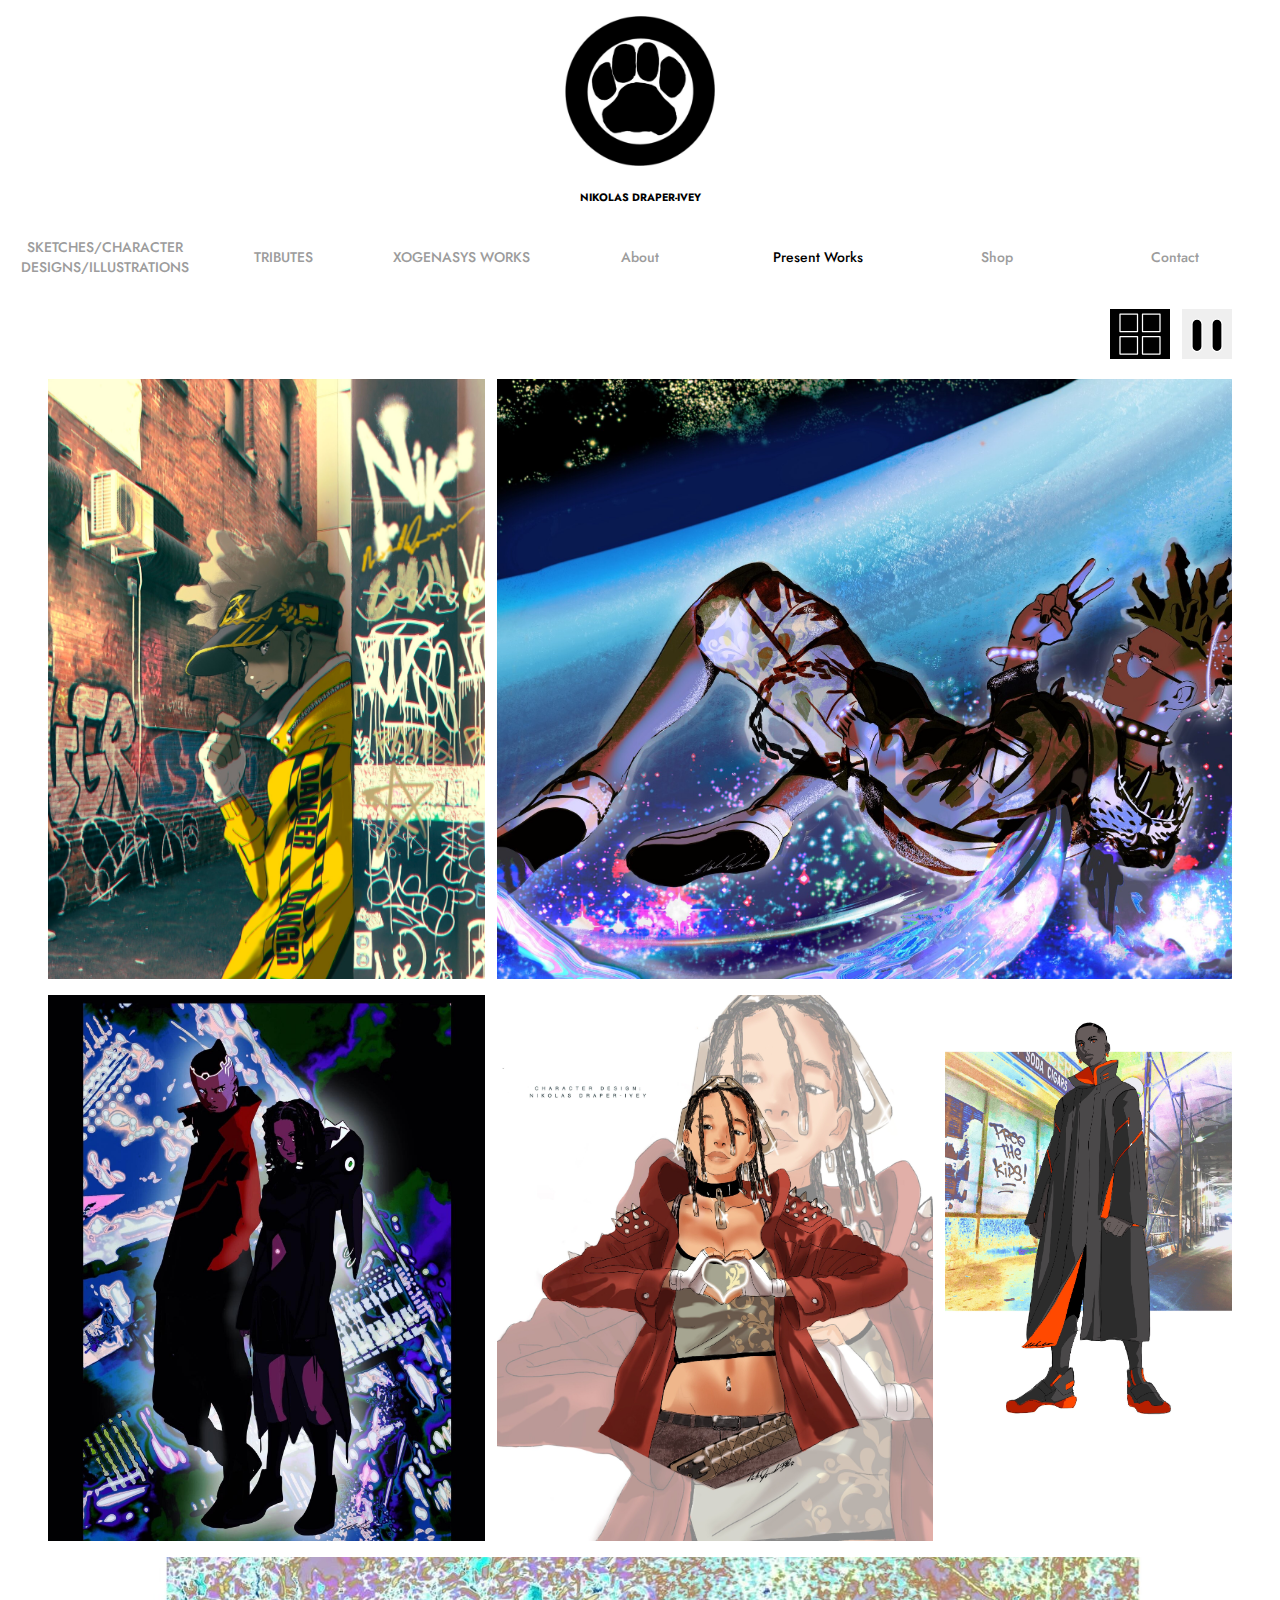
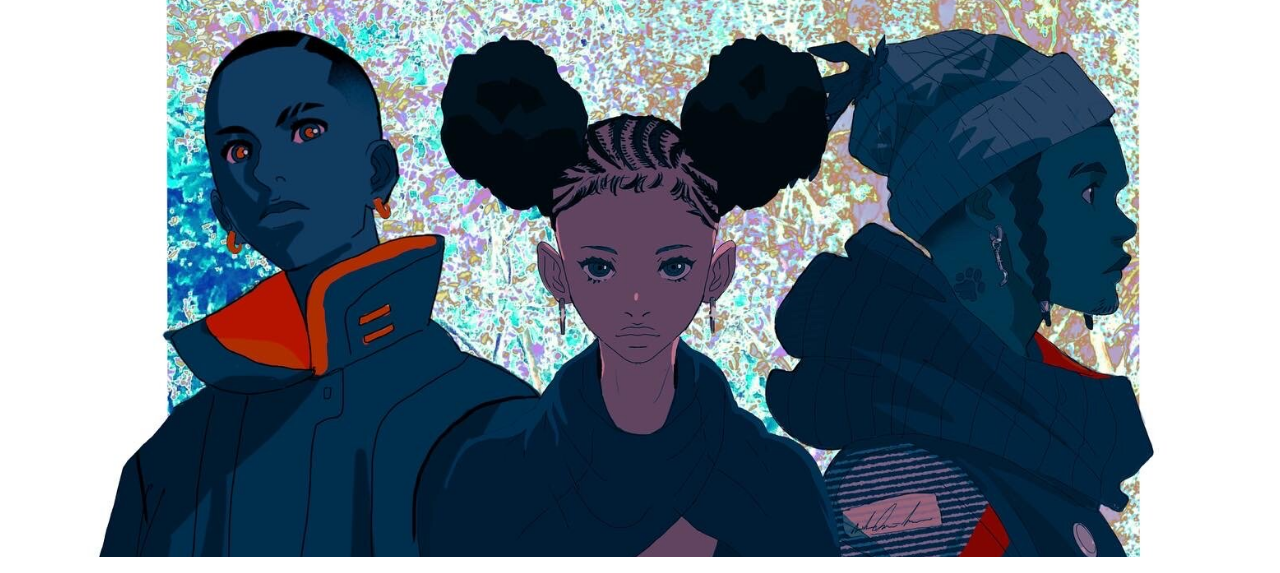
<file: index.html>
<!DOCTYPE html>
<html lang="en">
<head>
    <meta charset="UTF-8">
    <meta name="viewport" content="width=device-width, initial-scale=1.0">
    <link rel="icon" href="ivey-logo.jpeg">
    <link rel="stylesheet" href="global-stylings.css">
    <title>Nikolas Draper-Ivey</title>
</head>
<body>

    <div class="ivey-logo-wrapper-mobile">
        <div>
            <a href="index.html">
                <img class="img-stylings logo-stylings" src="ivey-logo.jpeg" alt="">
            </a>
        </div>

        <h6>
            NIKOLAS DRAPER-IVEY
        </h6>
    </div>

    <div data-visible="false" id="nav-menu-mobile" class="nav-menu-mobile">
        <a class="nav-links" href="SketchesCharacterDesignsIllustrations.html">
            SKETCHES/CHARACTER DESIGNS/ILLUSTRATIONS
        </a>

        <a class="nav-links" href="tributes.html">
            TRIBUTES
        </a>

        <a class="nav-links" href="xogenasys-works.html">
            XOGENASYS WORKS
        </a>

        <a class="nav-links" href="about.html">
            About
        </a>

        <a class="nav-links current-page" href="index.html">
            Present Works
        </a>

        <a class="nav-links" href="shop.html">
            Shop
        </a>

        <a class="nav-links" href="contact.html">
            Contact
        </a>
    </div>

    <div class="menu-button-wrapper">
        <button id="menu-button" class="menu-button">
            Menu
        </button>
    </div>

    <div class="nav-menu-desktop">
        <div class="ivey-logo-wrapper-desktop">
            <a href="index.html">
                <img class="img-stylings logo-stylings" src="ivey-logo.jpeg" alt="">
            </a>

            <h6>
                NIKOLAS DRAPER-IVEY
            </h6>
        </div>

        <div class="nav-link-wrapper">
            <a class="nav-links" href="SketchesCharacterDesignsIllustrations.html">
                SKETCHES/CHARACTER DESIGNS/ILLUSTRATIONS
            </a>
    
            <a class="nav-links" href="tributes.html">
                TRIBUTES
            </a>
    
            <a class="nav-links" href="xogenasys-works.html">
                XOGENASYS WORKS
            </a>
    
            <a class="nav-links" href="about.html">
                About
            </a>
    
            <a class="nav-links current-page" href="index.html">
                Present Works
            </a>
    
            <a class="nav-links" href="shop.html">
                Shop
            </a>
    
            <a class="nav-links" href="contact.html">
                Contact
            </a>
        </div>
        

       

    </div>
   

    <div class="view-options">
        <div >
            <button class="view-button selected-option" id="grid-button">
                <svg id="grid-icon" class="grid-icon view-icons-active" viewBox="0 0 100 100" width="60" height="50">
                  
                   
                  <path fill="black" d="
                    M 10 10
                    l 35 0
                    l 0 35
                    l -35 0
                    l 0 -35
                    
                    M 10 55
                    l 35 0
                    l 0 35
                    l -35 0
                    l 0 -35

                    M 55 10
                    l 35 0
                    l 0 35
                    l -35 0
                    l 0 -35

                    M 55 55
                    l 35 0
                    l 0 35
                    l -35 0
                    l 0 -35

                    "
                  />
                </svg>
            </button>
        </div>

        <div>
            <button class="view-button accordion-button" id="accordion-button" >
                <svg id="grid-icon" class="grid-icon view-icons-active" viewBox="0 0 100 100" width="50" height="50">
               
                  <path fill="black"
                  d="
                    M 30 20
                    a 10 10 0 0 0 -10 10
                    l 0 45
                    a 10 10 0 0 0 10 10
                    a 10 10 0 0 0 10 -10
                    l 0 -45
                    a 10 10 0 0 0 -10 -10
                    "
                  />

                  <path fill="black"
                  d="
                    M 70 20
                    a 10 10 0 0 0 -10 10
                    l 0 45
                    a 10 10 0 0 0 10 10
                    a 10 10 0 0 0 10 -10
                    l 0 -45
                    a 10 10 0 0 0 -10 -10
                    "
                  />

                 
                </svg>
            </button>
        </div>

        
    
    </div>

<div id="grid-view" class="gallery">

    <div  class=" small-img">
        <img class="img-stylings " src="SO_MANY_RULES.jpg" alt="">
        
       
    </div>

    

    <div class=" medium-img">
        <img class="img-stylings" src="FLOATING.jpeg" alt="">

        
    </div>

    <div class=" small-img">
        <img class="img-stylings" src="DUO.jpeg" alt="">

      
    </div>

    <div class=" small-img">
        <img class="img-stylings" src="HEART.jpeg" alt="">

       
    </div>

    <div class="xs-img">
        <img class="img-stylings" src="FREE-THE-KIDS.jpeg" alt="">

        
    </div>

    <div class=" large-img">
        <img class="img-stylings" src="CHARACTER-DESIGNS.jpeg" alt="">

       
    </div>

</div>

<div id="accordion-view" class="accordion-gallery accordion-gallery-hidden">

    <div class="accordion-wrapper ac-1">
        <img class="img-stylings accordion-img" src="SO_MANY_RULES.jpg" alt="">
    </div>

    <div class="accordion-wrapper ac-2">
        <img class="img-stylings accordion-img" src="FLOATING.jpeg" alt="">
    </div>

    <div class="accordion-wrapper ac-3">
        <img class=" img-positioning img-stylings accordion-img" src="DUO.jpeg" alt="">
    </div>

    <div class="accordion-wrapper ac-4">
        <img class="img-stylings accordion-img" src="HEART.jpeg" alt="">
    </div>

    <div class="accordion-wrapper ac-5">
        <img class=" img-positioning img-stylings accordion-img" src="FREE-THE-KIDS.jpeg" alt="">
    </div>

    <div class="accordion-wrapper ac-6">
        <img class="img-stylings accordion-img" src="CHARACTER-DESIGNS.jpeg" alt="">
    </div>




</div>


   
   <script src="function.js"></script>
</body>
</html>
</file>
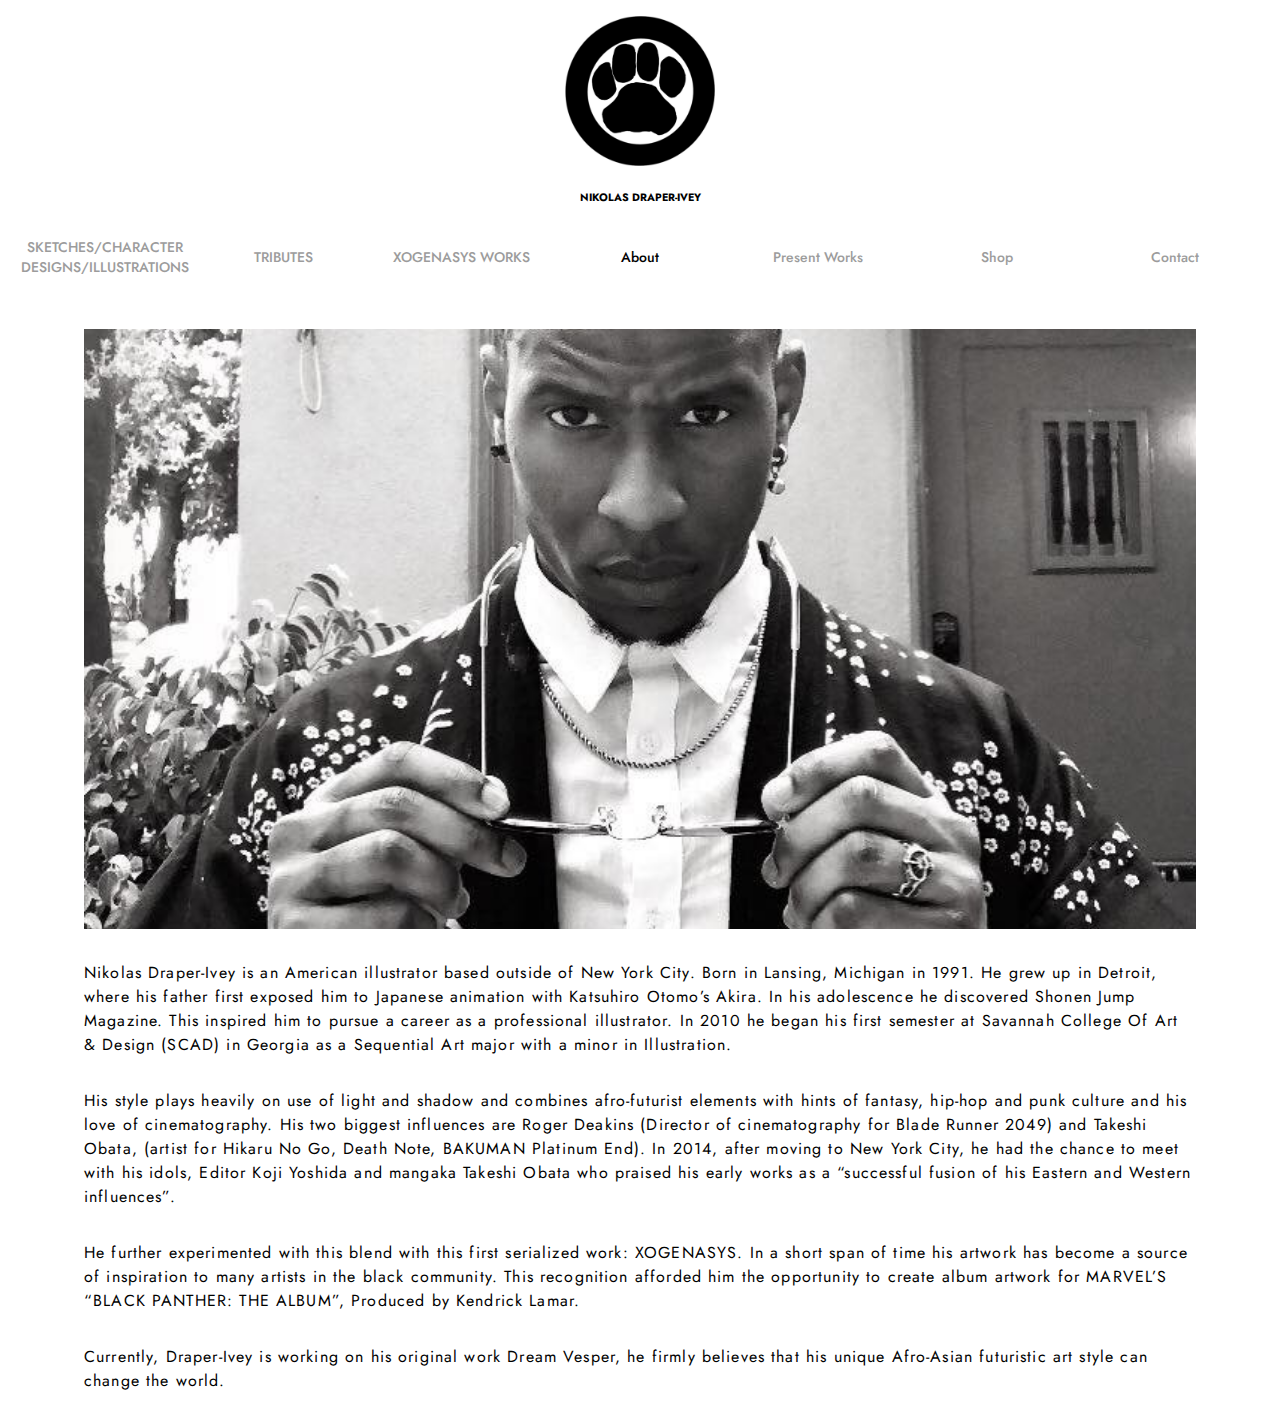
<file: about.html>
<!DOCTYPE html>
<html lang="en">
<head>
    <meta charset="UTF-8">
    <meta name="viewport" content="width=device-width, initial-scale=1.0">
    <link rel="stylesheet" href="global-stylings.css">
    <title>Document</title>
</head>
<body>

    <div class="ivey-logo-wrapper-mobile">
        <div>
            <a href="index.html">
                <img class="img-stylings logo-stylings" src="ivey-logo.jpeg" alt="">
            </a>
        </div>

        <h6>
            NIKOLAS DRAPER-IVEY
        </h6>
    </div>

    <div data-visible="false" id="nav-menu-mobile" class="nav-menu-mobile">
        <a class="nav-links" href="SketchesCharacterDesignsIllustrations.html">
            SKETCHES/CHARACTER DESIGNS/ILLUSTRATIONS
        </a>

        <a class="nav-links" href="tributes.html">
            TRIBUTES
        </a>

        <a class="nav-links" href="xogenasys-works.html">
            XOGENASYS WORKS
        </a>

        <a class="nav-links current-page" href="about.html">
            About
        </a>

        <a class="nav-links " href="index.html">
            Present Works
        </a>

        <a class="nav-links" href="shop.html">
            Shop
        </a>

        <a class="nav-links" href="contact.html">
            Contact
        </a>
    </div>

    <div class="menu-button-wrapper">
        <button id="menu-button" class="menu-button">
            Menu
        </button>
    </div>

    <div class="nav-menu-desktop">
        <div class="ivey-logo-wrapper-desktop">
            <a href="index.html">
                <img class="img-stylings logo-stylings" src="ivey-logo.jpeg" alt="">
            </a>

            <h6>
                NIKOLAS DRAPER-IVEY
            </h6>
        </div>

        <div class="nav-link-wrapper">
            <a class="nav-links" href="SketchesCharacterDesignsIllustrations.html">
                SKETCHES/CHARACTER DESIGNS/ILLUSTRATIONS
            </a>
    
            <a class="nav-links" href="tributes.html">
                TRIBUTES
            </a>
    
            <a class="nav-links" href="xogenasys-works.html">
                XOGENASYS WORKS
            </a>
    
            <a class="nav-links current-page" href="about.html">
                About
            </a>
    
            <a class="nav-links " href="index.html">
                Present Works
            </a>
    
            <a class="nav-links" href="shop.html">
                Shop
            </a>
    
            <a class="nav-links" href="contact.html">
                Contact
            </a>
        </div>
        

       

    </div>


    <div class="about-section">
        <div class="about-img-wrapper">
            <img class="img-stylings " src="Nik-ivey.jpg" alt="">
        </div>
        
        <div class="about-text">
            <p>
                Nikolas Draper-Ivey is an American illustrator based outside of New York City.
                 Born in Lansing, Michigan in 1991. 
                 He grew up in Detroit, where his father first exposed him to Japanese animation with Katsuhiro Otomo’s Akira.
                  In his adolescence he discovered Shonen Jump Magazine.  
                  This inspired him to pursue a career as a professional illustrator.  
                  In 2010 he began his first semester at Savannah College Of Art & Design (SCAD) in Georgia as a Sequential Art major with a minor in Illustration. 
            </p>
        </div>

        <div class="about-text">
            <p>
                His style plays heavily on use of light and shadow and combines afro-futurist elements with hints of fantasy, hip-hop and punk culture and his love of cinematography.
                His two biggest influences are Roger Deakins (Director of cinematography for Blade Runner 2049) and Takeshi Obata, 
                (artist for Hikaru No Go, Death Note, BAKUMAN Platinum End).  
                In 2014, after moving to New York City, he had the chance to meet with his idols, 
                Editor Koji Yoshida and mangaka Takeshi Obata who praised his early works as a “successful fusion of his Eastern and Western influences”.
            </p>
        </div>

        <div class="about-text">
            <p>
                He further experimented with this blend with this first serialized work: XOGENASYS.
                In a short span of time his artwork has become a source of inspiration to many artists in the black community.
                This recognition afforded him the opportunity to create album artwork for MARVEL’S “BLACK PANTHER: THE ALBUM”, Produced by Kendrick Lamar.
            </p>
        </div>

        <div class="about-text">
            <p>
                Currently, Draper-Ivey is working on his original work Dream Vesper, he firmly believes that his unique Afro-Asian futuristic art style can change the world.
            </p>
        </div>
        

    </div>
    
    <script src="function.js"></script>
</body>
</html>
</file>
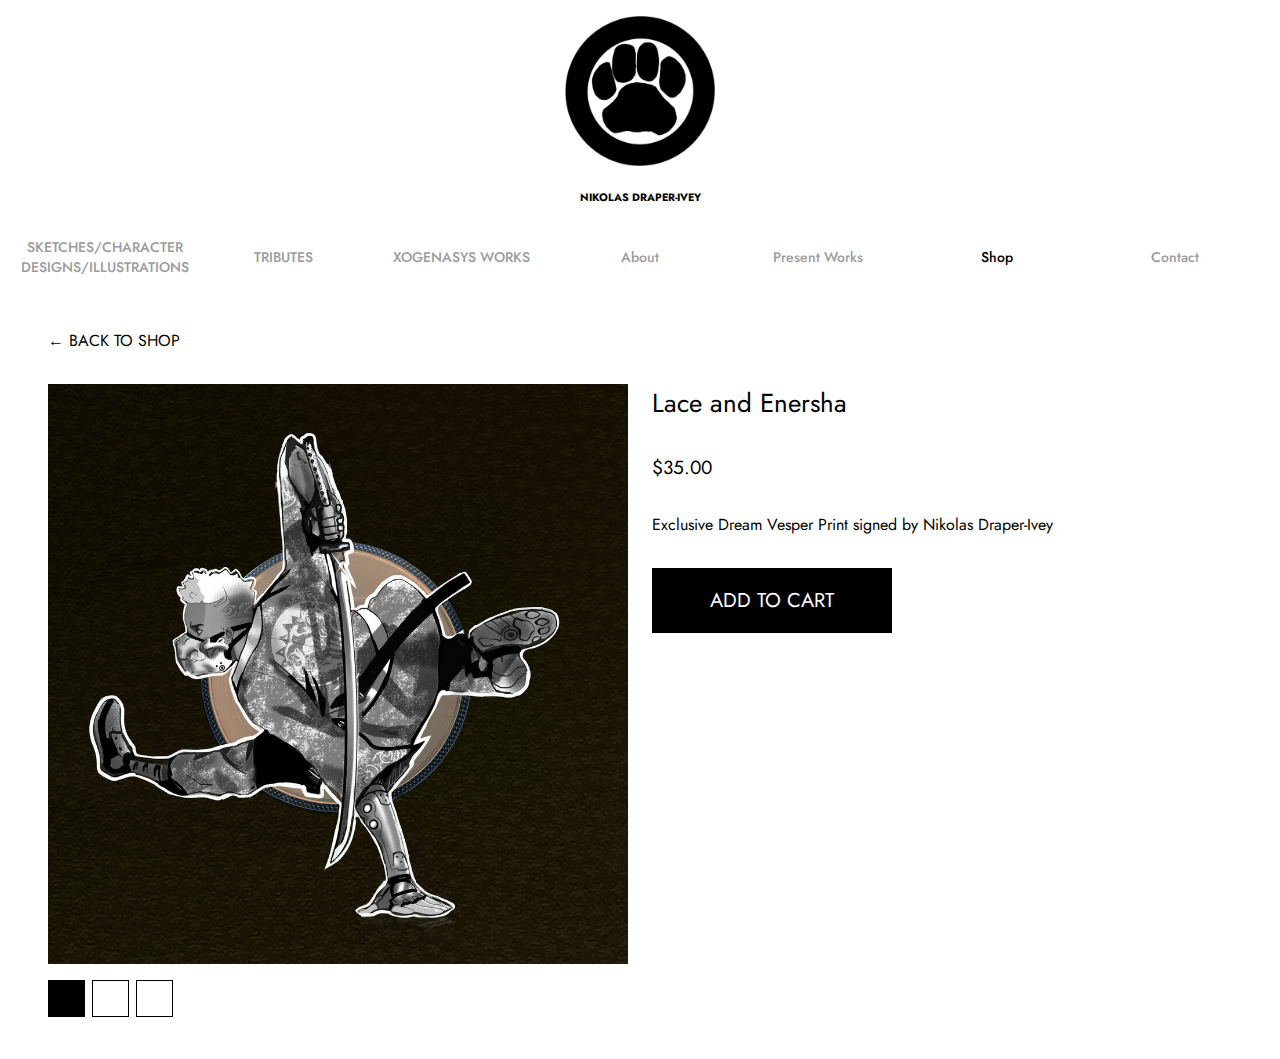
<file: B-Boy-product-detail-page.html>
<!DOCTYPE html>
<html lang="en">
<head>
    <meta charset="UTF-8">
    <meta name="viewport" content="width=device-width, initial-scale=1.0">
    <link rel="stylesheet" href="global-stylings.css">
    <link rel="stylesheet" href="detail-page-general-stylings.css">
    <title>B-BOY IN THE SAMURAI SHADOW — Nikolas Draper-Ivey</title>
</head>
<body>
    <div class="ivey-logo-wrapper-mobile">
        <div>
            <a href="index.html">
                <img class="img-stylings logo-stylings" src="ivey-logo.jpeg" alt="">
            </a>
        </div>

        <h6>
            NIKOLAS DRAPER-IVEY
        </h6>
    </div>

    <div data-visible="false" id="nav-menu-mobile" class="nav-menu-mobile">
        <a class="nav-links" href="SketchesCharacterDesignsIllustrations.html">
            SKETCHES/CHARACTER DESIGNS/ILLUSTRATIONS
        </a>

        <a class="nav-links" href="tributes.html">
            TRIBUTES
        </a>

        <a class="nav-links" href="xogenasys-works.html">
            XOGENASYS WORKS
        </a>

        <a class="nav-links" href="about.html">
            About
        </a>

        <a class="nav-links" href="index.html">
            Present Works
        </a>

        <a class="nav-links current-page" href="shop.html">
            Shop
        </a>

        <a class="nav-links" href="contact.html">
            Contact
        </a>
    </div>

    <div class="menu-button-wrapper">
        <button id="menu-button" class="menu-button">
            Menu
        </button>
    </div>

    <div class="nav-menu-desktop">
        <div class="ivey-logo-wrapper-desktop">
            <a href="index.html">
                <img class="img-stylings logo-stylings" src="ivey-logo.jpeg" alt="">
            </a>

            <h6>
                NIKOLAS DRAPER-IVEY
            </h6>
        </div>

        <div class="nav-link-wrapper">
            <a class="nav-links" href="SketchesCharacterDesignsIllustrations.html">
                SKETCHES/CHARACTER DESIGNS/ILLUSTRATIONS
            </a>
    
            <a class="nav-links" href="tributes.html">
                TRIBUTES
            </a>
    
            <a class="nav-links" href="xogenasys-works.html">
                XOGENASYS WORKS
            </a>
    
            <a class="nav-links" href="about.html">
                About
            </a>
    
            <a class="nav-links" href="index.html">
                Present Works
            </a>
    
            <a class="nav-links current-page" href="shop.html">
                Shop
            </a>
    
            <a class="nav-links" href="contact.html">
                Contact
            </a>
        </div>
        

       

    </div>

    <div class="detail-section">
        <a href="shop.html" class="back-button">
            ← BACK TO SHOP
        </a>

        <div class="detail-wrapper">
            <h3 class="detail-name">
                B-BOY IN THE SAMURAI SHADOW
            </h3>
        <!--
            
            <div class="detail-slider">

                <div class="slides">
                    <img class="img-stylings" src="B-Boy+In+The+Samurai+Shadow.jpg" alt="">
                </div>
               
                <div class="slides">
                    <img class="img-stylings" src="B-Boy+In+The+Samurai+Shadow+2.jpg" alt="">
                </div>
        
                <div class="slides">
                    <img class="img-stylings" src="B-Boy+In+The+Samurai+Shadow+3.jpg" alt="">
                </div>
                
            </div>
        -->
            <div class="carousel-container">
                <div class="carousel-item ">
                    <img src="B-Boy+In+The+Samurai+Shadow.jpg" alt="" class="img-stylings img-size">
                </div>

                <div class="carousel-item">
                    <div>
                        <img src="B-Boy+In+The+Samurai+Shadow+2.jpg" alt="" class="img-stylings img-size">
                    </div>
                   
                </div>

                <div class="carousel-item">
                    <div>
                        <img src="B-Boy+In+The+Samurai+Shadow+3.jpg" alt="" class="img-stylings img-size">
                    </div>
                    
                </div>
            <!---
           
                <div class="carousel-btn-container">
                    <span class="carousel-btn active-carousel-btn"></span>
                    <span class="carousel-btn"></span>
                    <span class="carousel-btn"></span>
                </div>
             --->

            
            </div>
          

            <div class="detail-price">
                <p>
                    $35.00
                </p>
            </div>

            <p class="detail-description"> 
                B-Boy In The Samurai Shadow is an album by DJ Spin Master A-1. 
                The cover was done by yours truly! 
                Upon purchase the option to have the front cover or inside signed is available.
                Be sure to put it in the notes!  
            </p>

            <button class="buy-button">
               COMING SOON
            </button>

        </div>

        <div class="detail-wrapper-desktop">
            <!--
            
          
            <div class="detail-slider">

                <div class="slides">
                    <img class="img-stylings" src="B-Boy+In+The+Samurai+Shadow.jpg" alt="">
                </div>
               
                <div class="slides">
                    <img class="img-stylings" src="B-Boy+In+The+Samurai+Shadow+2.jpg" alt="">
                </div>
        
                <div class="slides">
                    <img class="img-stylings" src="B-Boy+In+The+Samurai+Shadow+3.jpg" alt="">
                </div>
                
            </div>

              -->

              <div class="carousel-container">
                <div class="carousel-item ">
                    <img src="B-Boy+In+The+Samurai+Shadow.jpg" alt="" class="img-stylings img-size">
                </div>

                <div class="carousel-item">
                    <div>
                        <img src="B-Boy+In+The+Samurai+Shadow+2.jpg" alt="" class="img-stylings img-size">
                    </div>
                   
                </div>

                <div class="carousel-item">
                    <div>
                        <img src="B-Boy+In+The+Samurai+Shadow+3.jpg" alt="" class="img-stylings img-size">
                    </div>
                    
                </div>


            <!---
           
                <div class="carousel-btn-container">
                    <span class="carousel-btn active-carousel-btn"></span>
                    <span class="carousel-btn"></span>
                    <span class="carousel-btn"></span>
                </div>
             --->

            
              </div>
    
            <div class="detail-info">
                <h3 class="detail-name">
                    Lace and Enersha 
                </h3>
    
                <div class="detail-price">
                    <p>
                        $35.00
                    </p>
                </div>

                <p class="detail-description"> 
                    Exclusive Dream Vesper Print signed by Nikolas Draper-Ivey
                </p>
    
                <button class="buy-button">
                    ADD TO CART
                </button>
            </div>
    
    
            
        </div>

    </div>

      
   <script src="function.js"></script>
   <script src="detail-page-function.js"></script>
</body>
</html>
</file>
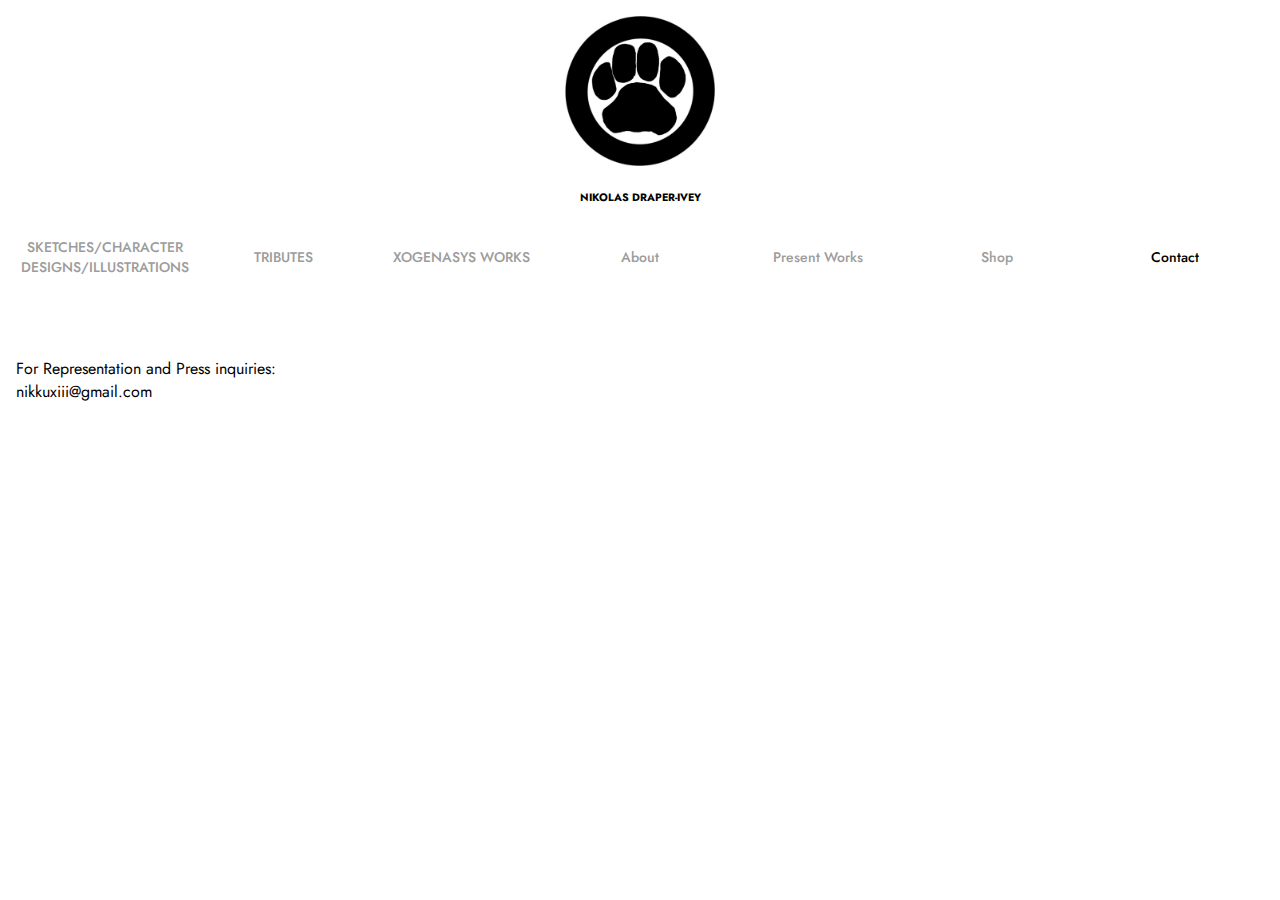
<file: contact.html>
<!DOCTYPE html>
<html lang="en">
<head>
    <meta charset="UTF-8">
    <meta name="viewport" content="width=device-width, initial-scale=1.0">
    <link rel="stylesheet" href="global-stylings.css">
    <title>Document</title>
</head>
<body>

    <div class="ivey-logo-wrapper-mobile">
        <div>
            <a href="index.html">
                <img class="img-stylings logo-stylings" src="ivey-logo.jpeg" alt="">
            </a>
        </div>

        <h6>
            NIKOLAS DRAPER-IVEY
        </h6>
    </div>

    <div data-visible="false" id="nav-menu-mobile" class="nav-menu-mobile">
        <a class="nav-links" href="SketchesCharacterDesignsIllustrations.html">
            SKETCHES/CHARACTER DESIGNS/ILLUSTRATIONS
        </a>

        <a class="nav-links" href="tributes.html">
            TRIBUTES
        </a>

        <a class="nav-links" href="xogenasys-works.html">
            XOGENASYS WORKS
        </a>

        <a class="nav-links" href="about.html">
            About
        </a>

        <a class="nav-links" href="index.html">
            Present Works
        </a>

        <a class="nav-links" href="shop.html">
            Shop
        </a>

        <a class="nav-links current-page" href="contact.html">
            Contact
        </a>
    </div>

    <div class="menu-button-wrapper">
        <button id="menu-button" class="menu-button">
            Menu
        </button>
    </div>

    <div class="nav-menu-desktop">
        <div class="ivey-logo-wrapper-desktop">
            <a href="index.html">
                <img class="img-stylings logo-stylings" src="ivey-logo.jpeg" alt="">
            </a>

            <h6>
                NIKOLAS DRAPER-IVEY
            </h6>
        </div>

        <div class="nav-link-wrapper">
            <a class="nav-links" href="SketchesCharacterDesignsIllustrations.html">
                SKETCHES/CHARACTER DESIGNS/ILLUSTRATIONS
            </a>
    
            <a class="nav-links" href="tributes.html">
                TRIBUTES
            </a>
    
            <a class="nav-links" href="xogenasys-works.html">
                XOGENASYS WORKS
            </a>
    
            <a class="nav-links" href="about.html">
                About
            </a>
    
            <a class="nav-links" href="index.html">
                Present Works
            </a>
    
            <a class="nav-links" href="shop.html">
                Shop
            </a>
    
            <a class="nav-links current-page" href="contact.html">
                Contact
            </a>
        </div>
        

       

    </div>


    <div class="contact-section">
        <p>
            For Representation and Press inquiries:
        </p>

        <p>
            nikkuxiii@gmail.com
        </p>
    </div>

    <script src="function.js"></script>
</body>
</html>
</file>
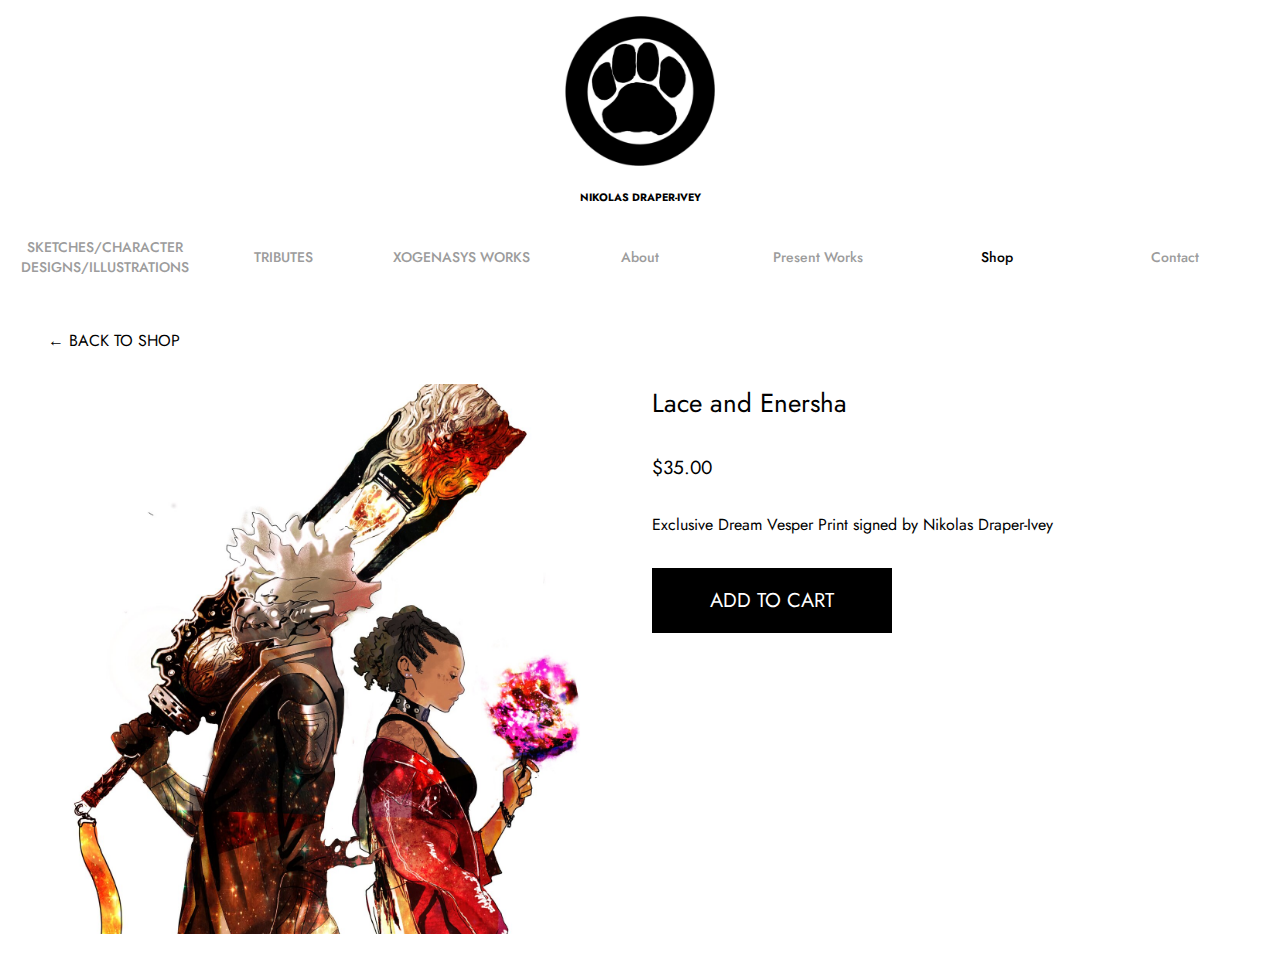
<file: Lace-and-Enersha-product-detail-page.html>
<!DOCTYPE html>
<html lang="en">
<head>
    <meta charset="UTF-8">
    <meta name="viewport" content="width=device-width, initial-scale=1.0">
    <link rel="stylesheet" href="global-stylings.css">
    <link rel="stylesheet" href="detail-page-general-stylings.css">
    <title>Document</title>
</head>
<body>
    <div class="ivey-logo-wrapper-mobile">
        <div>
            <a href="index.html">
                <img class="img-stylings logo-stylings" src="ivey-logo.jpeg" alt="">
            </a>
        </div>

        <h6>
            NIKOLAS DRAPER-IVEY
        </h6>
    </div>

    <div data-visible="false" id="nav-menu-mobile" class="nav-menu-mobile">
        <a class="nav-links" href="SketchesCharacterDesignsIllustrations.html">
            SKETCHES/CHARACTER DESIGNS/ILLUSTRATIONS
        </a>

        <a class="nav-links" href="tributes.html">
            TRIBUTES
        </a>

        <a class="nav-links" href="xogenasys-works.html">
            XOGENASYS WORKS
        </a>

        <a class="nav-links" href="about.html">
            About
        </a>

        <a class="nav-links" href="index.html">
            Present Works
        </a>

        <a class="nav-links current-page" href="shop.html">
            Shop
        </a>

        <a class="nav-links" href="contact.html">
            Contact
        </a>
    </div>

    <div class="menu-button-wrapper">
        <button id="menu-button" class="menu-button">
            Menu
        </button>
    </div>

    <div class="nav-menu-desktop">
        <div class="ivey-logo-wrapper-desktop">
            <a href="index.html">
                <img class="img-stylings logo-stylings" src="ivey-logo.jpeg" alt="">
            </a>

            <h6>
                NIKOLAS DRAPER-IVEY
            </h6>
        </div>

        <div class="nav-link-wrapper">
            <a class="nav-links" href="SketchesCharacterDesignsIllustrations.html">
                SKETCHES/CHARACTER DESIGNS/ILLUSTRATIONS
            </a>
    
            <a class="nav-links" href="tributes.html">
                TRIBUTES
            </a>
    
            <a class="nav-links" href="xogenasys-works.html">
                XOGENASYS WORKS
            </a>
    
            <a class="nav-links" href="about.html">
                About
            </a>
    
            <a class="nav-links" href="index.html">
                Present Works
            </a>
    
            <a class="nav-links current-page" href="shop.html">
                Shop
            </a>
    
            <a class="nav-links" href="contact.html">
                Contact
            </a>
        </div>
        

       

    </div>

    <div class="detail-section">
        <a href="shop.html" class="back-button">
            ← BACK TO SHOP
        </a>

        <div class="detail-wrapper">
            <h3 class="detail-name">
                Lace and Enersha 
            </h3>

          
            <div class="detail-slider">

                <div class="slides">
                    <img class="img-stylings" src="LACE+ENERSHA.jpeg" alt="">
                </div>
               
            </div>

           
            


            <div class="detail-price">
                <p>
                    $35.00
                </p>
            </div>

            <p class="detail-description"> 
                Exclusive Dream Vesper Print signed by Nikolas Draper-Ivey
            </p>

            <button class="buy-button">
                ADD TO CART
            </button>

        </div>

        <div class="detail-wrapper-desktop">
         
            <div class="detail-slider">

                <div class="slides">
                    <img class="img-stylings" src="LACE+ENERSHA.jpeg" alt="">
                </div>
               
            </div>
    
            <div class="detail-info">
                <h3 class="detail-name">
                    Lace and Enersha 
                </h3>
    
                <div class="detail-price">
                    <p>
                        $35.00
                    </p>
                </div>

                <p class="detail-description"> 
                    Exclusive Dream Vesper Print signed by Nikolas Draper-Ivey
                </p>
    
                <button class="buy-button">
                    ADD TO CART
                </button>
            </div>
    
    
            
        </div>

    </div>

    <script src="function.js"></script>
</body>
</html>
</file>
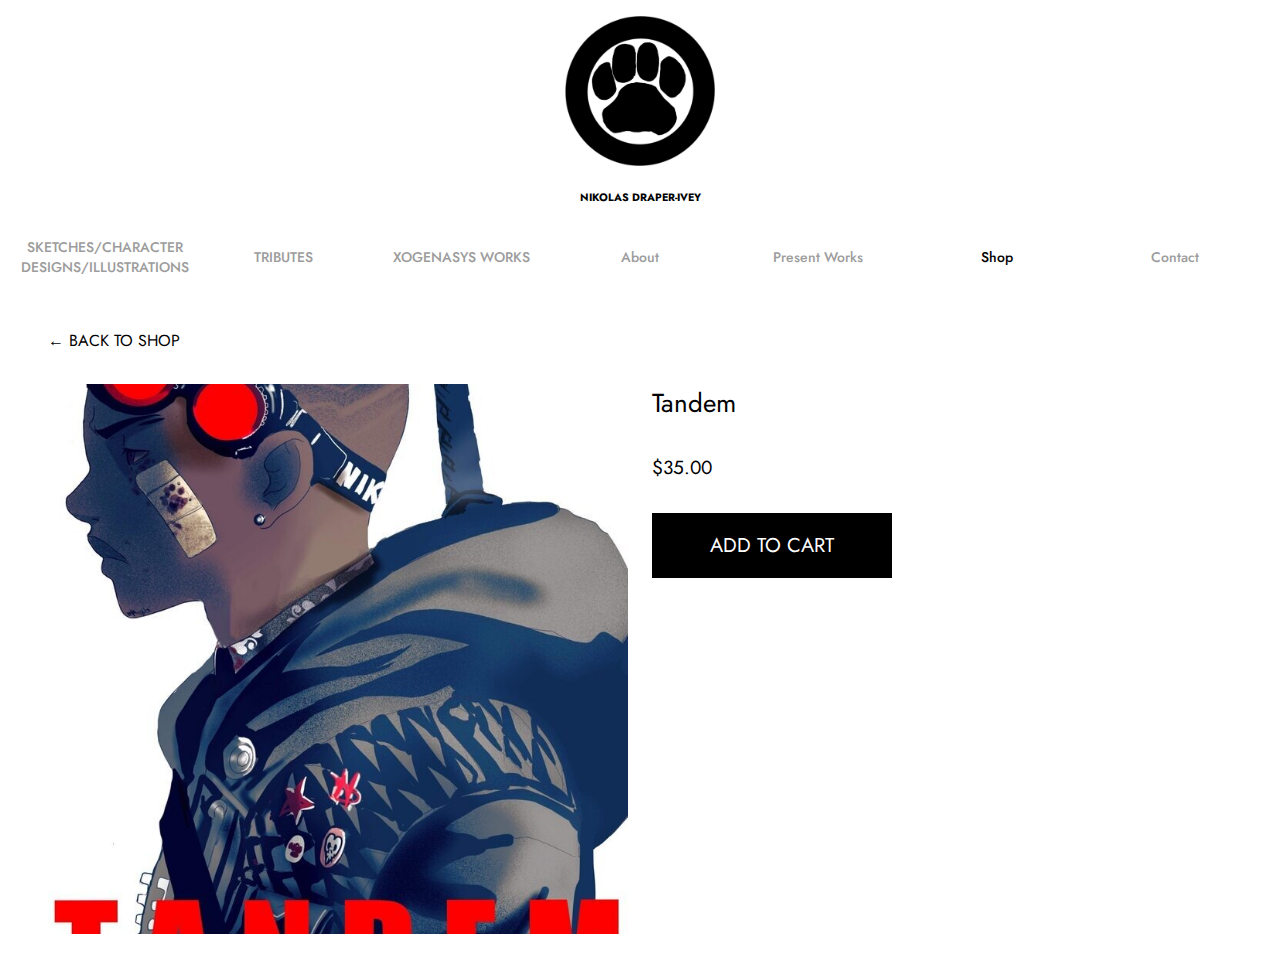
<file: product-detail-page-general.html>
<!DOCTYPE html>
<html lang="en">
<head>
    <meta charset="UTF-8">
    <meta name="viewport" content="width=device-width, initial-scale=1.0">
    <link rel="stylesheet" href="global-stylings.css">
    <link rel="stylesheet" href="detail-page-general-stylings.css">
    <title>Document</title>
</head>
<body>

    <div class="ivey-logo-wrapper-mobile">
        <div>
            <a href="index.html">
                <img class="img-stylings logo-stylings" src="ivey-logo.jpeg" alt="">
            </a>
        </div>

        <h6>
            NIKOLAS DRAPER-IVEY
        </h6>
    </div>

    <div data-visible="false" id="nav-menu-mobile" class="nav-menu-mobile">
        <a class="nav-links" href="SketchesCharacterDesignsIllustrations.html">
            SKETCHES/CHARACTER DESIGNS/ILLUSTRATIONS
        </a>

        <a class="nav-links" href="tributes.html">
            TRIBUTES
        </a>

        <a class="nav-links" href="xogenasys-works.html">
            XOGENASYS WORKS
        </a>

        <a class="nav-links" href="about.html">
            About
        </a>

        <a class="nav-links" href="index.html">
            Present Works
        </a>

        <a class="nav-links current-page" href="shop.html">
            Shop
        </a>

        <a class="nav-links" href="contact.html">
            Contact
        </a>
    </div>

    <div class="menu-button-wrapper">
        <button id="menu-button" class="menu-button">
            Menu
        </button>
    </div>

    <div class="nav-menu-desktop">
        <div class="ivey-logo-wrapper-desktop">
            <a href="index.html">
                <img class="img-stylings logo-stylings" src="ivey-logo.jpeg" alt="">
            </a>

            <h6>
                NIKOLAS DRAPER-IVEY
            </h6>
        </div>

        <div class="nav-link-wrapper">
            <a class="nav-links" href="SketchesCharacterDesignsIllustrations.html">
                SKETCHES/CHARACTER DESIGNS/ILLUSTRATIONS
            </a>
    
            <a class="nav-links" href="tributes.html">
                TRIBUTES
            </a>
    
            <a class="nav-links" href="xogenasys-works.html">
                XOGENASYS WORKS
            </a>
    
            <a class="nav-links" href="about.html">
                About
            </a>
    
            <a class="nav-links" href="index.html">
                Present Works
            </a>
    
            <a class="nav-links current-page" href="shop.html">
                Shop
            </a>
    
            <a class="nav-links" href="contact.html">
                Contact
            </a>
        </div>
        

       

    </div>

    <div class="detail-section">
        <a href="shop.html" class="back-button">
            ← BACK TO SHOP
        </a>

        <div class="detail-wrapper">
            <h3 class="detail-name">
                Tandem
            </h3>

            <div class="detail-slider">

                <div class="slides">
                    <img class="img-stylings" src="Tandem.jpg" alt="">
                </div>
               
            </div>

          

            <div class="detail-price">
                <p>
                    $35.00
                </p>
            </div>

            <button class="buy-button">
                ADD TO CART
            </button>

        </div>

        <div class="detail-wrapper-desktop">
            <div class="detail-slider">

                <div class="slides">
                    <img class="img-stylings" src="Tandem.jpg" alt="">
                </div>
               
            </div>
    
            <div class="detail-info">
                <h3 class="detail-name">
                    Tandem
                </h3>
    
                <div class="detail-price">
                    <p>
                        $35.00
                    </p>
                </div>
    
                <button class="buy-button">
                    ADD TO CART
                </button>
            </div>
    
    
            
        </div>

    </div>

    

    <script src="function.js"></script>
</body>
</html>
</file>
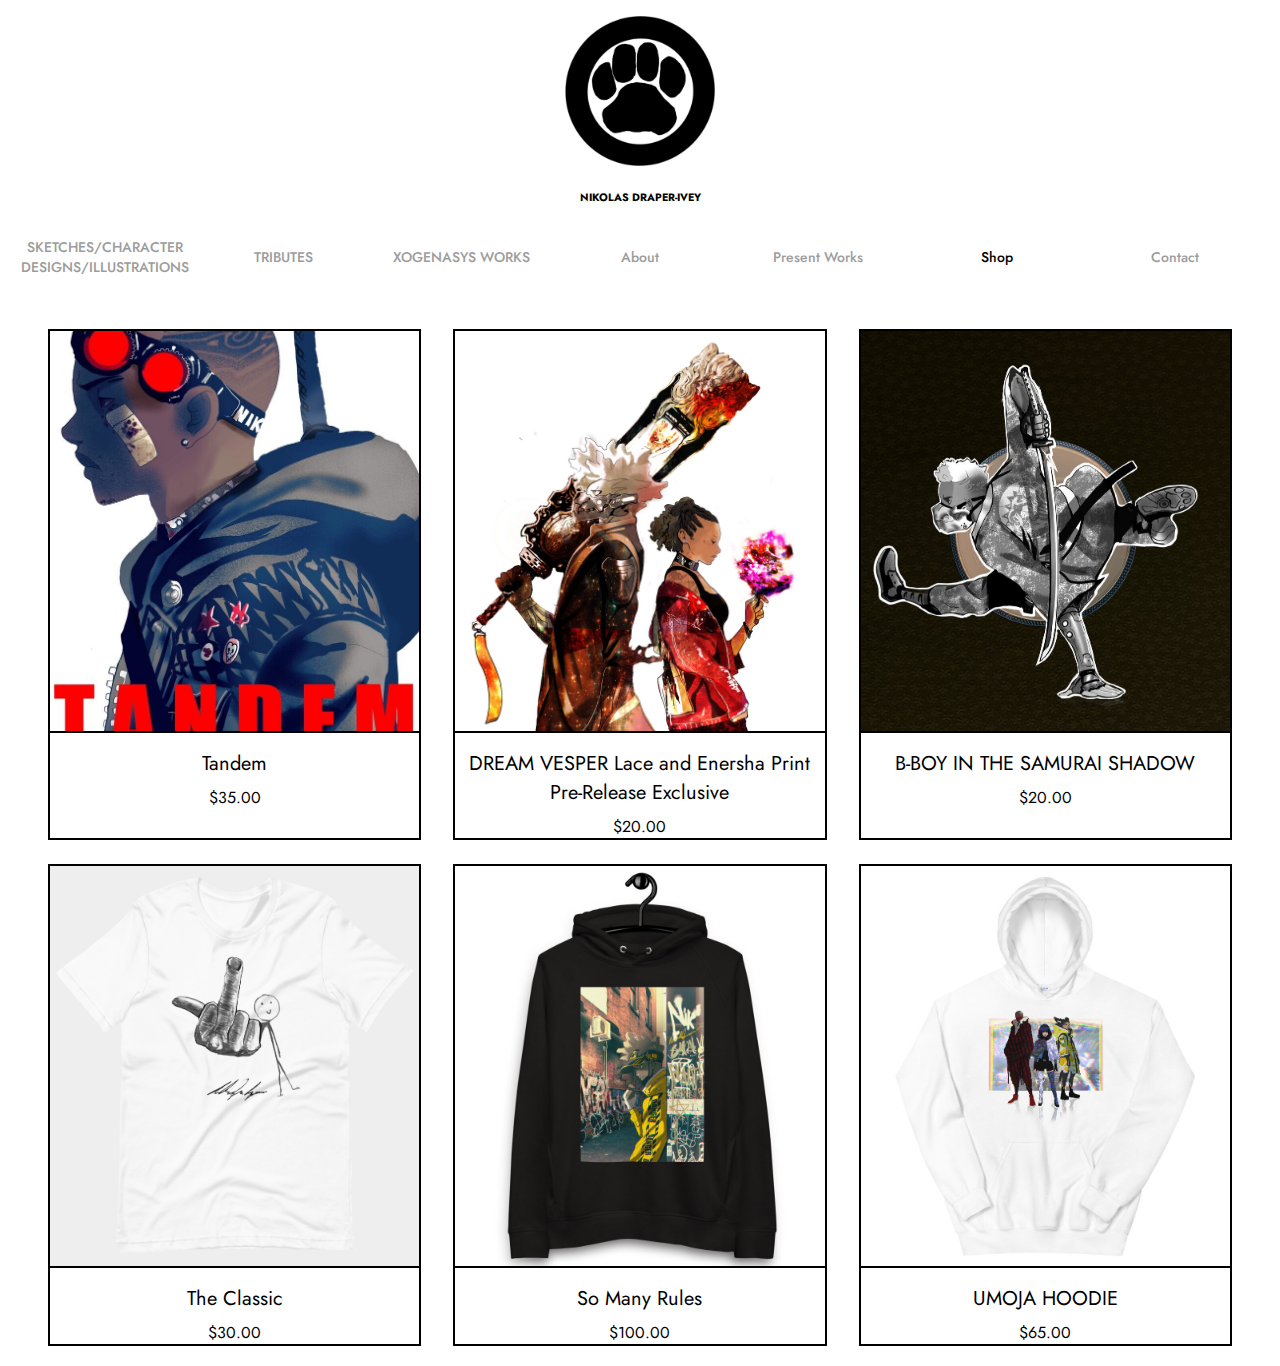
<file: shop.html>
<!DOCTYPE html>
<html lang="en">
<head>
    <meta charset="UTF-8">
    <meta name="viewport" content="width=device-width, initial-scale=1.0">
    <link rel="stylesheet" href="global-stylings.css">
    <link rel="stylesheet" href="shop-stylings.css">
    <title>Document</title>
</head>
<body>

    <div class="ivey-logo-wrapper-mobile">
        <div>
            <a  href="index.html">
                <img class="img-stylings logo-stylings" src="ivey-logo.jpeg" alt="">
            </a>
        </div>

        <h6>
            NIKOLAS DRAPER-IVEY
        </h6>
    </div>

    <div data-visible="false" id="nav-menu-mobile" class="nav-menu-mobile">
        <a class="nav-links" href="SketchesCharacterDesignsIllustrations.html">
            SKETCHES/CHARACTER DESIGNS/ILLUSTRATIONS
        </a>

        <a class="nav-links" href="tributes.html">
            TRIBUTES
        </a>

        <a class="nav-links" href="xogenasys-works.html">
            XOGENASYS WORKS
        </a>

        <a class="nav-links" href="about.html">
            About
        </a>

        <a class="nav-links" href="index.html">
            Present Works
        </a>

        <a class="nav-links current-page" href="shop.html">
            Shop
        </a>

        <a class="nav-links" href="contact.html">
            Contact
        </a>
    </div>

    <div class="menu-button-wrapper">
        <button id="menu-button" class="menu-button">
            Menu
        </button>
    </div>

    <div class="nav-menu-desktop">
        <div class="ivey-logo-wrapper-desktop">
            <a href="index.html">
                <img class="img-stylings logo-stylings" src="ivey-logo.jpeg" alt="">
            </a>

            <h6>
                NIKOLAS DRAPER-IVEY
            </h6>
        </div>

        <div class="nav-link-wrapper">
            <a class="nav-links" href="SketchesCharacterDesignsIllustrations.html">
                SKETCHES/CHARACTER DESIGNS/ILLUSTRATIONS
            </a>
    
            <a class="nav-links" href="tributes.html">
                TRIBUTES
            </a>
    
            <a class="nav-links" href="xogenasys-works.html">
                XOGENASYS WORKS
            </a>
    
            <a class="nav-links" href="about.html">
                About
            </a>
    
            <a class="nav-links" href="index.html">
                Present Works
            </a>
    
            <a class="nav-links current-page" href="shop.html">
                Shop
            </a>
    
            <a class="nav-links" href="contact.html">
                Contact
            </a>
        </div>
        

       

    </div>

    <section class="product-section">
        
        <div class="product-card">
            <a class="shop-link-stylings" href="product-detail-page-general.html">
                <div class="">
                    <img class="img-stylings product-img" 
                        src="Tandem.jpg" alt="">

                        
                        
                </div>

                <div class="product-info">
                <p class="product-name">
                        Tandem
                </p>

                <p class="product-price">
                        $35.00
                </p>
                </div>

               
            </a>
        </div>

        <div class="product-card">
            <a class="shop-link-stylings" href="Lace-and-Enersha-product-detail-page.html">
                <div class="">
                    <img class="img-stylings product-img" 
                        src="LACE+ENERSHA.jpeg" alt="">
                </div>

                <div class="product-info">
                <p class="product-name">
                    DREAM VESPER Lace and Enersha  Print Pre-Release Exclusive
                </p>

                <p class="product-price">
                        $20.00
                </p>
                </div>
            </a>
        </div>

        <div class="product-card">
            <a class="shop-link-stylings" href="B-Boy-product-detail-page.html">
                <div class="">
                    <img class="img-stylings product-img" 
                        src="B-Boy+In+The+Samurai+Shadow.jpg" alt="">
                </div>

                <div class="product-info">
                <p class="product-name">
                    B-BOY IN THE SAMURAI SHADOW
                </p>

                <p class="product-price">
                        $20.00
                </p>
                </div>
            </a>
        </div>

        <div class="product-card">
            <a class="shop-link-stylings" href="The-Classic-product-detail-page.html">
                <div class="">
                    <img class="img-stylings product-img product-background" 
                        src="The-Classic.png" alt="">
                </div>

                <div class="product-info">
                <p class="product-name">
                    The Classic
                </p>

                <p class="product-price">
                        $30.00
                </p>
                </div>
            </a>
        </div>

        <div class="product-card">
            <a class="shop-link-stylings" href="So-Many-Rules-product-detail-page.html">
                <div class="">
                    <img class="img-stylings product-img product-background" 
                        src="SO_MANY_RULES-Hoodie.jpg" alt="">
                </div>

                <div class="product-info">
                <p class="product-name">
                    So Many Rules
                </p>

                <p class="product-price">
                        $100.00
                </p>
                </div>
            </a>
        </div>

        <div class="product-card">
            <a class="shop-link-stylings" href="UMOJA-HOODIE-product-detail-page.html">
                <div class="">
                    <img class="img-stylings product-img" 
                        src="UMOJA HOODIE.jpg" alt="">
                </div>

                <div class="product-info">
                <p class="product-name">
                    UMOJA HOODIE
                </p>

                <p class="product-price">
                        $65.00
                </p>
                </div>
            </a>
        </div>

      
        

       

       

      

        

      
    </section>

    

    <script src="function.js"></script>
</body>
</html>
</file>
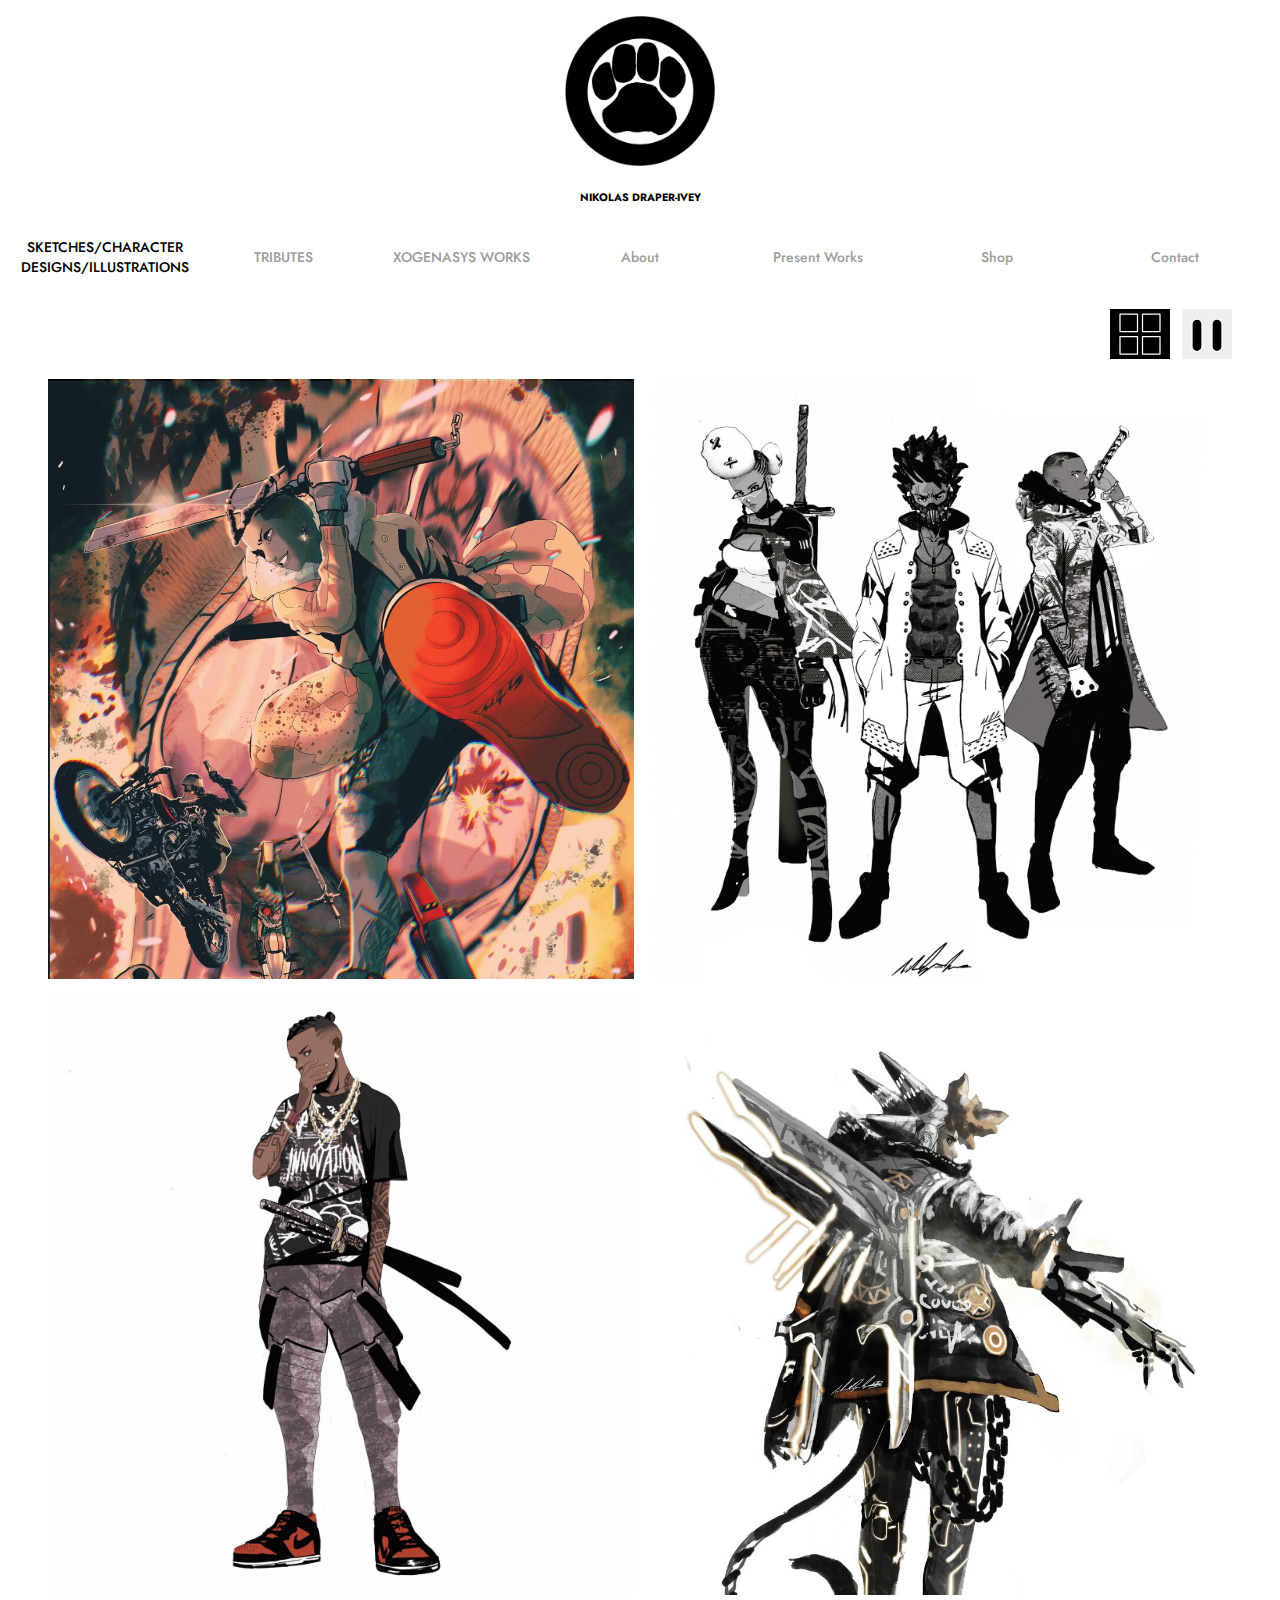
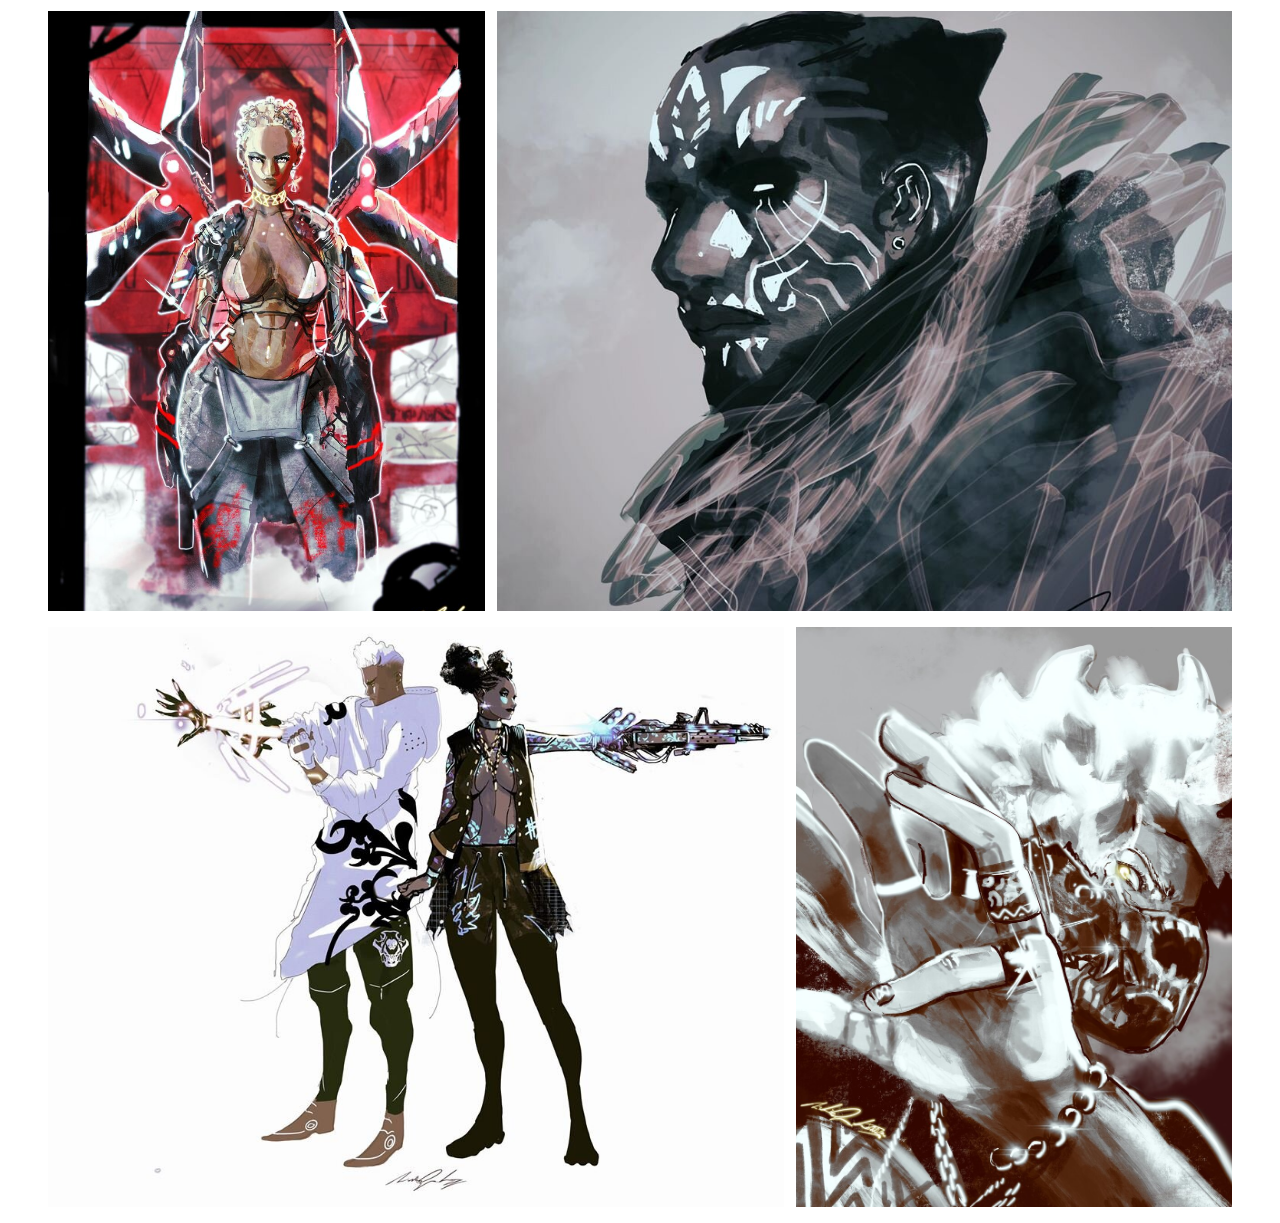
<file: SketchesCharacterDesignsIllustrations.html>
<!DOCTYPE html>
<html lang="en">
<head>
    <meta charset="UTF-8">
    <meta name="viewport" content="width=device-width, initial-scale=1.0">
    <link rel="icon" href="ivey-logo.jpeg">
    <link rel="stylesheet" href="global-stylings.css">
    <title> SKETCHES/CHARACTER DESIGNS/ILLUSTRATIONS</title>
</head>
<body>

    <div class="ivey-logo-wrapper-mobile">
        <div>
            <a href="index.html">
                <img class="img-stylings logo-stylings" src="ivey-logo.jpeg" alt="">
            </a>
        </div>

        <h6>
            NIKOLAS DRAPER-IVEY
        </h6>
    </div>

    <div data-visible="false" id="nav-menu-mobile" class="nav-menu-mobile">
        <a class="nav-links current-page" href="SketchesCharacterDesignsIllustrations.html">
            SKETCHES/CHARACTER DESIGNS/ILLUSTRATIONS
        </a>

        <a class="nav-links" href="tributes.html">
            TRIBUTES
        </a>

        <a class="nav-links" href="xogenasys-works.html">
            XOGENASYS WORKS
        </a>

        <a class="nav-links" href="about.html">
            About
        </a>

        <a class="nav-links " href="index.html">
            Present Works
        </a>

        <a class="nav-links" href="shop.html">
            Shop
        </a>

        <a class="nav-links" href="contact.html">
            Contact
        </a>
    </div>

    <div class="menu-button-wrapper">
        <button id="menu-button" class="menu-button">
            Menu
        </button>
    </div>

    <div class="nav-menu-desktop">
        <div class="ivey-logo-wrapper-desktop">
            <a href="index.html">
                <img class="img-stylings logo-stylings" src="ivey-logo.jpeg" alt="">
            </a>

            <h6>
                NIKOLAS DRAPER-IVEY
            </h6>
        </div>

        <div class="nav-link-wrapper">
            <a class="nav-links current-page" href="SketchesCharacterDesignsIllustrations.html">
                SKETCHES/CHARACTER DESIGNS/ILLUSTRATIONS
            </a>
    
            <a class="nav-links" href="tributes.html">
                TRIBUTES
            </a>
    
            <a class="nav-links" href="xogenasys-works.html">
                XOGENASYS WORKS
            </a>
    
            <a class="nav-links" href="about.html">
                About
            </a>
    
            <a class="nav-links " href="index.html">
                Present Works
            </a>
    
            <a class="nav-links" href="shop.html">
                Shop
            </a>
    
            <a class="nav-links" href="contact.html">
                Contact
            </a>
        </div>
        

       

    </div>

    <div class="view-options">
        <div >
            <button class="view-button selected-option" id="grid-button">
                <svg id="grid-icon" class="grid-icon view-icons-active" viewBox="0 0 100 100" width="60" height="50">
                  
                   
                  <path fill="black" d="
                    M 10 10
                    l 35 0
                    l 0 35
                    l -35 0
                    l 0 -35
                    
                    M 10 55
                    l 35 0
                    l 0 35
                    l -35 0
                    l 0 -35

                    M 55 10
                    l 35 0
                    l 0 35
                    l -35 0
                    l 0 -35

                    M 55 55
                    l 35 0
                    l 0 35
                    l -35 0
                    l 0 -35

                    "
                  />
                </svg>
            </button>
        </div>

        <div>
            <button class="view-button accordion-button" id="accordion-button" >
                <svg id="grid-icon" class="grid-icon view-icons-active" viewBox="0 0 100 100" width="50" height="50">
               
                  <path fill="black"
                  d="
                    M 30 20
                    a 10 10 0 0 0 -10 10
                    l 0 45
                    a 10 10 0 0 0 10 10
                    a 10 10 0 0 0 10 -10
                    l 0 -45
                    a 10 10 0 0 0 -10 -10
                    "
                  />

                  <path fill="black"
                  d="
                    M 70 20
                    a 10 10 0 0 0 -10 10
                    l 0 45
                    a 10 10 0 0 0 10 10
                    a 10 10 0 0 0 10 -10
                    l 0 -45
                    a 10 10 0 0 0 -10 -10
                    "
                  />

                 
                </svg>
            </button>
        </div>

        
    
    </div>

 
<div id="grid-view" class="gallery">

    <div class="img-wrapper half-img ">
        <img class="img-stylings img-positioning" src="KEEP-FIGHTING!.jpeg" alt="">
        
        <div class="img-overlay">

        </div>
    </div>

    

    <div class="img-wrapper half-img ">
        <img class="img-stylings" src="THE-FUTURE-IS-COOLER-THAN-YOU-THINK.jpeg" alt="">

        <div class="img-overlay">

        </div>
    </div>

    <div class="img-wrapper half-img ">
        <img class="img-stylings" src="INNOVATION.jpeg" alt="">

        <div class="img-overlay">

        </div>
    </div>

    <div class="img-wrapper half-img ">
        <img class="img-stylings img-positioning" src="Death+Lion.jpg" alt="">

        <div class="img-overlay">

        </div>
    </div>

    <div class="img-wrapper small-img ">
        <img class="img-stylings" src="5.jpeg" alt="">

        <div class="img-overlay">

        </div>
    </div>

    <div class="img-wrapper medium-img ">
        <img class="img-stylings" src="MARKED.jpg" alt="">

        <div class="img-overlay">

        </div>
    </div>


    <div class="img-wrapper medium-img">
        <img class="img-stylings" src="HOMING-SHOT.jpg" alt="">

        <div class="img-overlay">

        </div>
    </div>

    <div class="img-wrapper small-img">
        <img class="img-stylings" src="Lace+mask+and+rings.jpg" alt="">

        <div class="img-overlay">

        </div>
    </div>

</div>

<div id="accordion-view" class="accordion-gallery accordion-gallery-hidden">

    <div class="accordion-wrapper ac-1">
        <img class="img-positioning img-stylings accordion-img" src="KEEP-FIGHTING!.jpeg" alt="">
    </div>

    <div class="accordion-wrapper ac-2">
        <img class="img-stylings accordion-img" src="THE-FUTURE-IS-COOLER-THAN-YOU-THINK.jpeg" alt="">
    </div>

    <div class="accordion-wrapper ac-3">
        <img class="img-stylings accordion-img" src="INNOVATION.jpeg" alt="">
    </div>

    <div class="accordion-wrapper ac-4">
        <img class="img-positioning img-stylings accordion-img" src="Death+Lion.jpg" alt="">
    </div>

    <div class="accordion-wrapper ac-5">
        <img class="img-stylings accordion-img" src="5.jpeg" alt="">
    </div>

    <div class="accordion-wrapper ac-6">
        <img class="img-stylings accordion-img" src="MARKED.jpg" alt="">
    </div>

    <div class="accordion-wrapper ac-7">
        <img class="img-stylings accordion-img" src="HOMING-SHOT.jpg" alt="">
    </div>

    <div class="accordion-wrapper ac-8">
        <img class="img-stylings accordion-img" src="Lace+mask+and+rings.jpg" alt="">
    </div>

</div>

<div class="pop-up-slider-wrapper">


    <div class="button-wrapper">

    </div>
</div>

   <script src="function.js"></script>
</body>
</html>
</file>
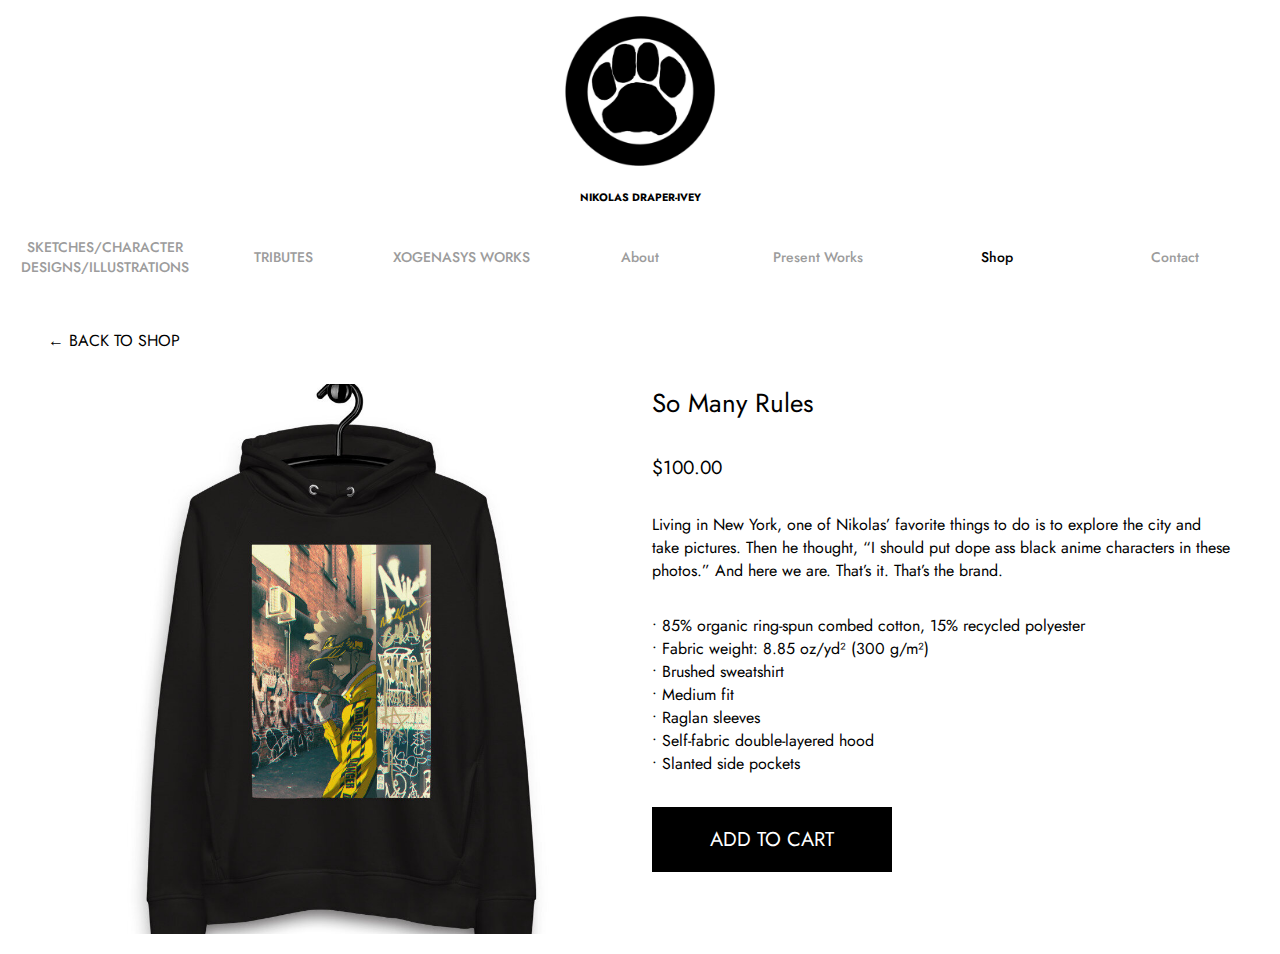
<file: So-Many-Rules-product-detail-page.html>
<!DOCTYPE html>
<html lang="en">
<head>
    <meta charset="UTF-8">
    <meta name="viewport" content="width=device-width, initial-scale=1.0">
    <link rel="stylesheet" href="global-stylings.css">
    <link rel="stylesheet" href="detail-page-general-stylings.css">
    <title>B-BOY IN THE SAMURAI SHADOW — Nikolas Draper-Ivey</title>
</head>
<body>
    <div class="ivey-logo-wrapper-mobile">
        <div>
            <a href="index.html">
                <img class="img-stylings logo-stylings" src="ivey-logo.jpeg" alt="">
            </a>
        </div>

        <h6>
            NIKOLAS DRAPER-IVEY
        </h6>
    </div>

    <div data-visible="false" id="nav-menu-mobile" class="nav-menu-mobile">
        <a class="nav-links" href="SketchesCharacterDesignsIllustrations.html">
            SKETCHES/CHARACTER DESIGNS/ILLUSTRATIONS
        </a>

        <a class="nav-links" href="tributes.html">
            TRIBUTES
        </a>

        <a class="nav-links" href="xogenasys-works.html">
            XOGENASYS WORKS
        </a>

        <a class="nav-links" href="about.html">
            About
        </a>

        <a class="nav-links" href="index.html">
            Present Works
        </a>

        <a class="nav-links current-page" href="shop.html">
            Shop
        </a>

        <a class="nav-links" href="contact.html">
            Contact
        </a>
    </div>

    <div class="menu-button-wrapper">
        <button id="menu-button" class="menu-button">
            Menu
        </button>
    </div>

    <div class="nav-menu-desktop">
        <div class="ivey-logo-wrapper-desktop">
            <a href="index.html">
                <img class="img-stylings logo-stylings" src="ivey-logo.jpeg" alt="">
            </a>

            <h6>
                NIKOLAS DRAPER-IVEY
            </h6>
        </div>

        <div class="nav-link-wrapper">
            <a class="nav-links" href="SketchesCharacterDesignsIllustrations.html">
                SKETCHES/CHARACTER DESIGNS/ILLUSTRATIONS
            </a>
    
            <a class="nav-links" href="tributes.html">
                TRIBUTES
            </a>
    
            <a class="nav-links" href="xogenasys-works.html">
                XOGENASYS WORKS
            </a>
    
            <a class="nav-links" href="about.html">
                About
            </a>
    
            <a class="nav-links" href="index.html">
                Present Works
            </a>
    
            <a class="nav-links current-page" href="shop.html">
                Shop
            </a>
    
            <a class="nav-links" href="contact.html">
                Contact
            </a>
        </div>
        

       

    </div>

    <div class="detail-section">
        <a href="shop.html" class="back-button">
            ← BACK TO SHOP
        </a>

        <div class="detail-wrapper">
            <h3 class="detail-name">
              
                So Many Rules
                
            </h3>

            <!--
             <div class="detail-slider">

                <div class="slides">
                    <img class="img-stylings" src="SO_MANY_RULES-Hoodie.jpg" alt="">
                </div>
               
                <div class="slides">
                    <img class="img-stylings" src="SO_MANY_RULES-Hoodie-back.jpg" alt="">
                </div>
        
            </div>
            -->

           

            <div class="carousel-container">
                <div class="carousel-item ">
                    <img src="SO_MANY_RULES-Hoodie.jpg" alt="" class="img-stylings img-size">
                </div>

                <div class="carousel-item">
                    <div>
                        <img src="SO_MANY_RULES-Hoodie-back.jpg" alt="" class="img-stylings img-size">
                    </div>
                   
                </div>

               
            <!---
           
                <div class="carousel-btn-container">
                    <span class="carousel-btn active-carousel-btn"></span>
                    <span class="carousel-btn"></span>
                    <span class="carousel-btn"></span>
                </div>
             --->

            
            </div>
          

          

            <div class="detail-price">
                <p>
                    $100.00
                </p>
            </div>

            <p class="detail-description"> 
                Living in New York, one of Nikolas’ favorite things to do is to explore the city and take pictures.
                Then he thought, “I should put dope ass black anime characters in these photos.” 
                And here we are. That’s it. That’s the brand.
            </p>

            <p class="detail-description">
                   
                • 85% organic ring-spun combed cotton, 15% recycled polyester
                <br>                
                • Fabric weight: 8.85 oz/yd² (300 g/m²)
                <br>
                • Brushed sweatshirt
                <br>
                    
                • Medium fit
                <br>
                                
                • Raglan sleeves
                <br>   
                • Self-fabric double-layered hood
                <br>                
                • Slanted side pockets
                <br>
                

            </p>

            <button class="buy-button">
                ADD TO CART
            </button>

        </div>

        <div class="detail-wrapper-desktop">
            <div class="detail-slider">

                <div class="slides">
                    <img class="img-stylings" src="SO_MANY_RULES-Hoodie.jpg" alt="">
                </div>
               
                <div class="slides">
                    <img class="img-stylings" src="SO_MANY_RULES-Hoodie-back.jpg" alt="">
                </div>
        
            </div>
    
            <div class="detail-info">
                <h3 class="detail-name">
                 
                    So Many Rules
                
                </h3>
    
                <div class="detail-price">
                    <p>
                        $100.00
                    </p>
                </div>


                <p class="detail-description"> 
                    Living in New York, one of Nikolas’ favorite things to do is to explore the city and take pictures.
                    Then he thought, “I should put dope ass black anime characters in these photos.” 
                    And here we are. That’s it. That’s the brand.
                </p>

                <p class="detail-description">
                   
                    • 85% organic ring-spun combed cotton, 15% recycled polyester
                    <br>                
                    • Fabric weight: 8.85 oz/yd² (300 g/m²)
                    <br>
                    • Brushed sweatshirt
                    <br>
                        
                    • Medium fit
                    <br>
                                    
                    • Raglan sleeves
                    <br>   
                    • Self-fabric double-layered hood
                    <br>                
                    • Slanted side pockets
                    <br>
                    
    
                </p>
    
                <button class="buy-button">
                    ADD TO CART
                </button>
            </div>
    
    
            
        </div>

    </div>

      
   <script src="function.js"></script>
   <script src="detail-page-function.js"></script>
</body>
</html>
</file>
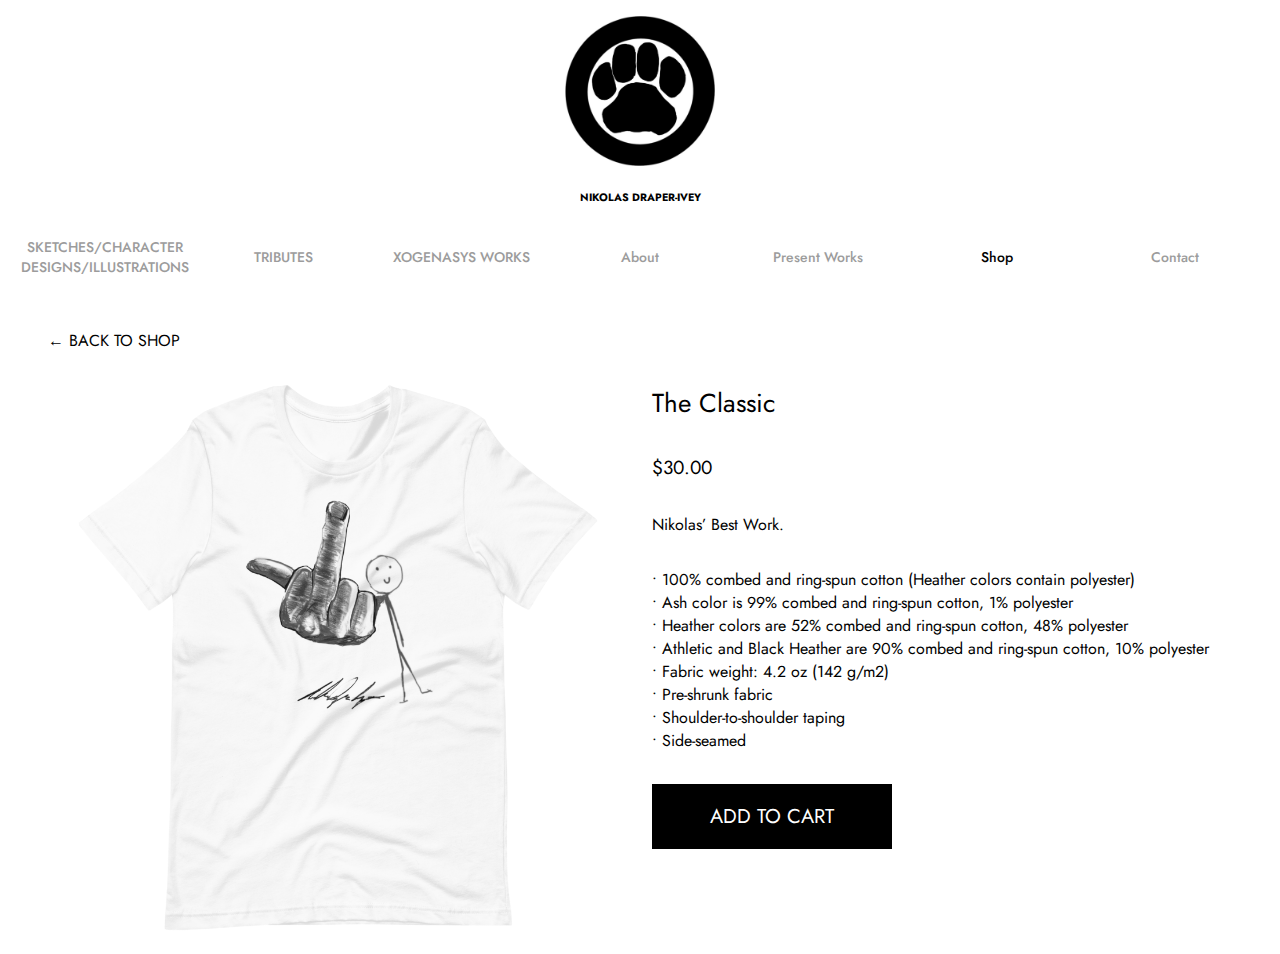
<file: The-Classic-product-detail-page.html>
<!DOCTYPE html>
<html lang="en">
<head>
    <meta charset="UTF-8">
    <meta name="viewport" content="width=device-width, initial-scale=1.0">
    <link rel="stylesheet" href="global-stylings.css">
    <link rel="stylesheet" href="detail-page-general-stylings.css">
    <title>Document</title>
</head>
<body>
    <div class="ivey-logo-wrapper-mobile">
        <div>
            <a href="index.html">
                <img class="img-stylings logo-stylings" src="ivey-logo.jpeg" alt="">
            </a>
        </div>

        <h6>
            NIKOLAS DRAPER-IVEY
        </h6>
    </div>

    <div data-visible="false" id="nav-menu-mobile" class="nav-menu-mobile">
        <a class="nav-links" href="SketchesCharacterDesignsIllustrations.html">
            SKETCHES/CHARACTER DESIGNS/ILLUSTRATIONS
        </a>

        <a class="nav-links" href="tributes.html">
            TRIBUTES
        </a>

        <a class="nav-links" href="xogenasys-works.html">
            XOGENASYS WORKS
        </a>

        <a class="nav-links" href="about.html">
            About
        </a>

        <a class="nav-links" href="index.html">
            Present Works
        </a>

        <a class="nav-links current-page" href="shop.html">
            Shop
        </a>

        <a class="nav-links" href="contact.html">
            Contact
        </a>
    </div>

    <div class="menu-button-wrapper">
        <button id="menu-button" class="menu-button">
            Menu
        </button>
    </div>

    <div class="nav-menu-desktop">
        <div class="ivey-logo-wrapper-desktop">
            <a href="index.html">
                <img class="img-stylings logo-stylings" src="ivey-logo.jpeg" alt="">
            </a>

            <h6>
                NIKOLAS DRAPER-IVEY
            </h6>
        </div>

        <div class="nav-link-wrapper">
            <a class="nav-links" href="SketchesCharacterDesignsIllustrations.html">
                SKETCHES/CHARACTER DESIGNS/ILLUSTRATIONS
            </a>
    
            <a class="nav-links" href="tributes.html">
                TRIBUTES
            </a>
    
            <a class="nav-links" href="xogenasys-works.html">
                XOGENASYS WORKS
            </a>
    
            <a class="nav-links" href="about.html">
                About
            </a>
    
            <a class="nav-links" href="present-works.html">
                Present Works
            </a>
    
            <a class="nav-links current-page" href="shop.html">
                Shop
            </a>
    
            <a class="nav-links" href="contact.html">
                Contact
            </a>
        </div>
        

       

    </div>

    <div class="detail-section">
        <a href="shop.html" class="back-button">
            ← BACK TO SHOP
        </a>

        <div class="detail-wrapper">
            <h3 class="detail-name">
                The Classic
            </h3>

            <div class="detail-slider">

                <div class="slides">
                    <img class="img-stylings" src="The-Classic.png" alt="">
                </div>
               
            </div>

            <div class="detail-price">
                <p>
                    $30.00
                </p>
            </div>

            <p class="detail-description"> 
                Nikolas’ Best Work. 
            </p>

            <p class="detail-description">
                • 100% combed and ring-spun cotton (Heather colors contain polyester)
                <br>
                • Ash color is 99% combed and ring-spun cotton, 1% polyester
                <br>
                • Heather colors are 52% combed and ring-spun cotton, 48% polyester
                <br>
                • Athletic and Black Heather are 90% combed and ring-spun cotton, 10% polyester
                <br>
                • Fabric weight: 4.2 oz (142 g/m2)
                <br>
                • Pre-shrunk fabric
                <br>
                • Shoulder-to-shoulder taping
                <br>
                • Side-seamed

            </p>

          

            <button class="buy-button">
                ADD TO CART
            </button>

        </div>

        <div class="detail-wrapper-desktop">
            <div class="detail-slider">

                <div class="slides">
                    <img class="img-stylings" src="The-Classic.png" alt="">
                </div>
               
            </div>

         
    
            <div class="detail-info">
                <h3 class="detail-name">
                    The Classic
                </h3>
    
                <div class="detail-price">
                    <p>
                        $30.00
                    </p>
                </div>
    
                <p class="detail-description"> 
                    Nikolas’ Best Work. 
                </p>
    
                <p class="detail-description">
                    • 100% combed and ring-spun cotton (Heather colors contain polyester)
                    <br>
                    • Ash color is 99% combed and ring-spun cotton, 1% polyester
                    <br>
                    • Heather colors are 52% combed and ring-spun cotton, 48% polyester
                    <br>
                    • Athletic and Black Heather are 90% combed and ring-spun cotton, 10% polyester
                    <br>
                    • Fabric weight: 4.2 oz (142 g/m2)
                    <br>
                    • Pre-shrunk fabric
                    <br>
                    • Shoulder-to-shoulder taping
                    <br>
                    • Side-seamed
    
                </p>
    

                <button class="buy-button">
                    ADD TO CART
                </button>
            </div>
    
    
            
        </div>

    </div>

    

    <script src="function.js"></script>
</body>
</html>
</file>
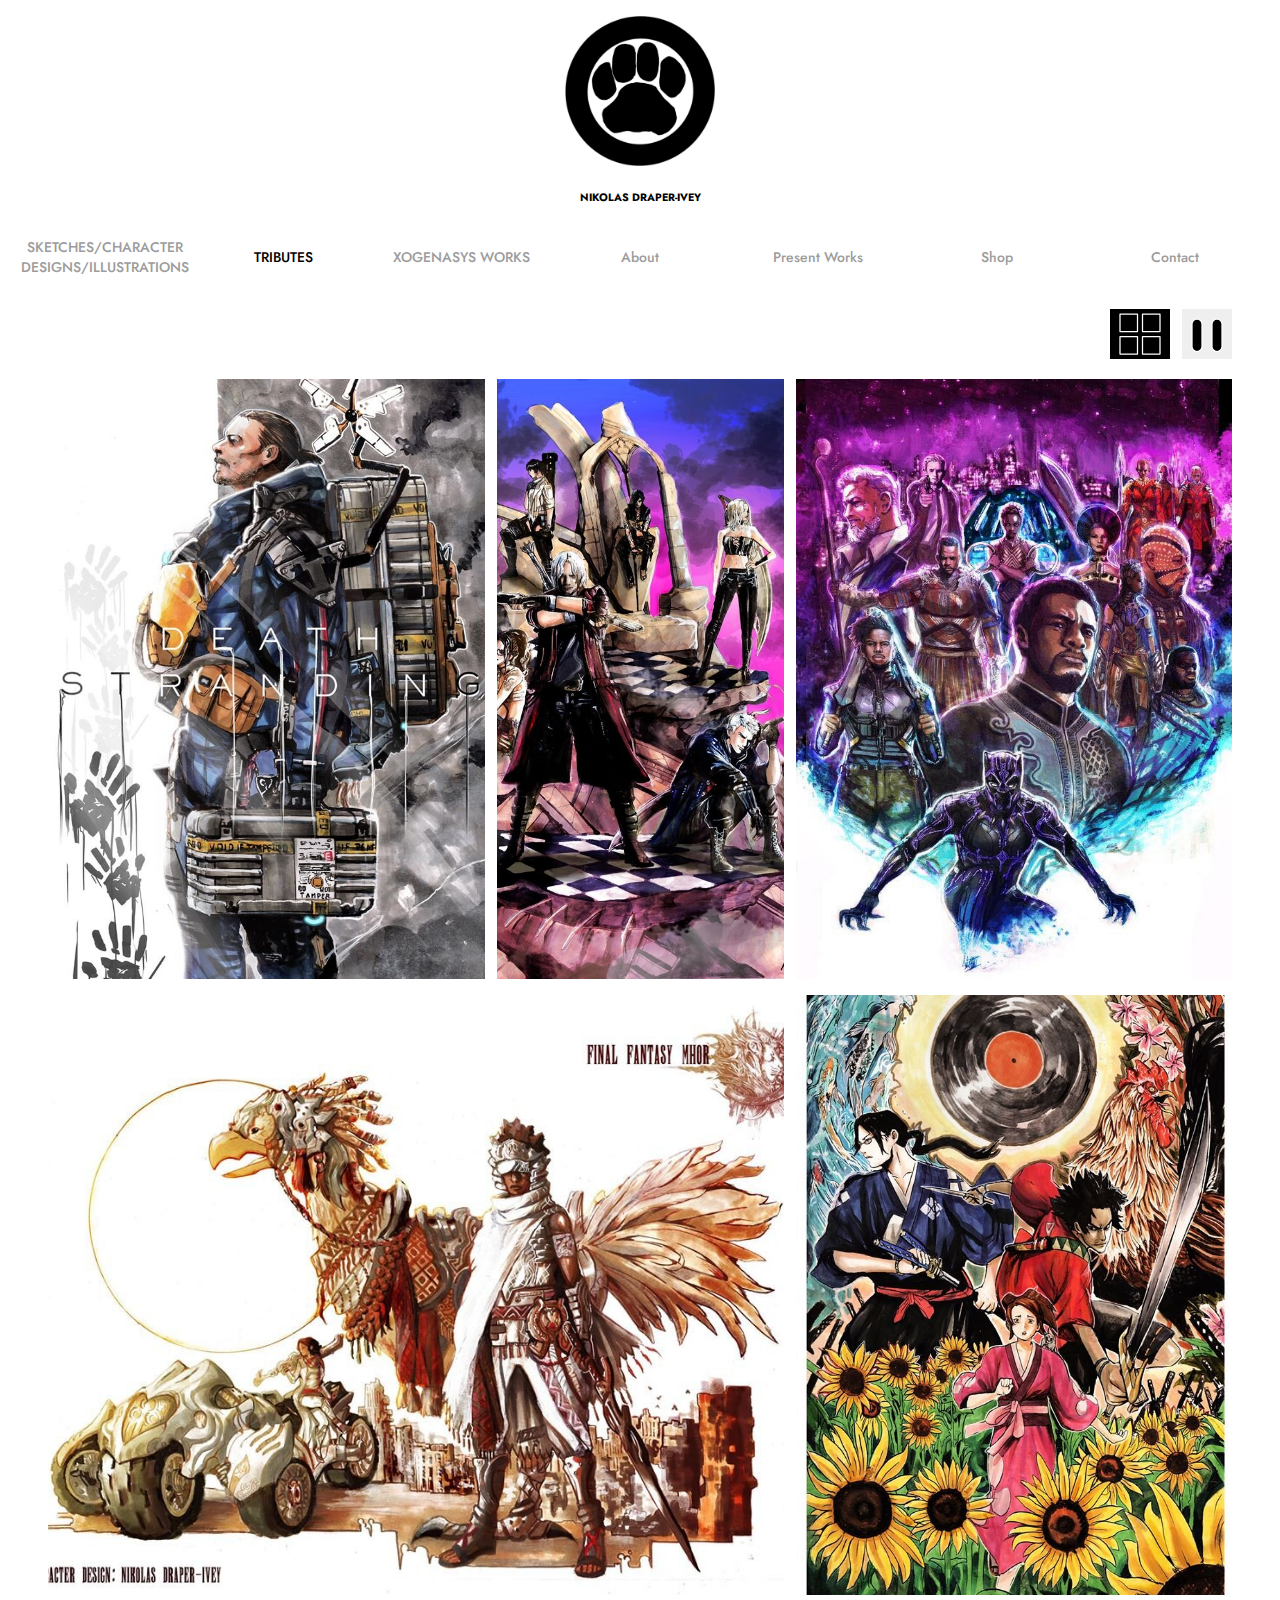
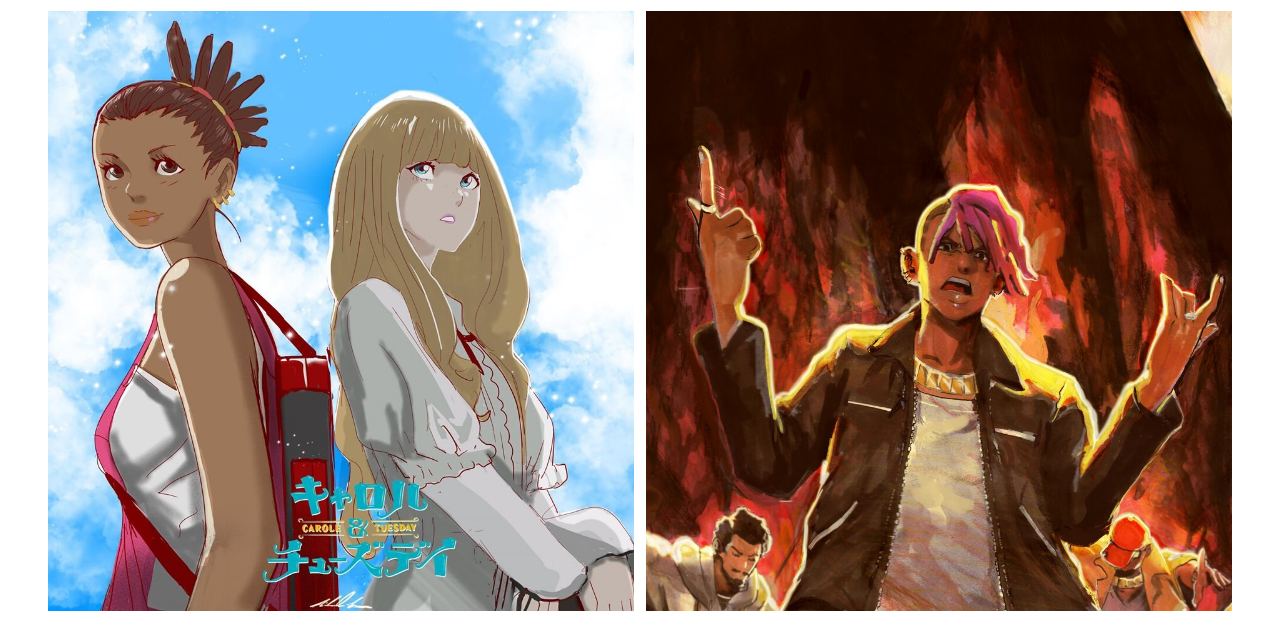
<file: tributes.html>
<!DOCTYPE html>
<html lang="en">
<head>
    <meta charset="UTF-8">
    <meta name="viewport" content="width=device-width, initial-scale=1.0">
    <link rel="stylesheet" href="global-stylings.css">
    <title>TRIBUTES — Nikolas Draper-Ivey</title>
</head>
<body>
    
    <div class="ivey-logo-wrapper-mobile">
        <div>
            <a href="index.html">
                <img class="img-stylings logo-stylings" src="ivey-logo.jpeg" alt="">
            </a>
        </div>

        <h6>
            NIKOLAS DRAPER-IVEY
        </h6>
    </div>

    <div data-visible="false" id="nav-menu-mobile" class="nav-menu-mobile">
        <a class="nav-links" href="SketchesCharacterDesignsIllustrations.html">
            SKETCHES/CHARACTER DESIGNS/ILLUSTRATIONS
        </a>

        <a class="nav-links current-page" href="tributes.html">
            TRIBUTES
        </a>

        <a class="nav-links" href="xogenasys-works.html">
            XOGENASYS WORKS
        </a>

        <a class="nav-links" href="about.html">
            About
        </a>

        <a class="nav-links" href="index.html">
            Present Works
        </a>

        <a class="nav-links" href="shop.html">
            Shop
        </a>

        <a class="nav-links" href="contact.html">
            Contact
        </a>
    </div>

    <div class="menu-button-wrapper">
        <button id="menu-button" class="menu-button">
            Menu
        </button>
    </div>

    <div class="nav-menu-desktop">
        <div class="ivey-logo-wrapper-desktop">
            <a href="index.html">
                <img class="img-stylings logo-stylings" src="ivey-logo.jpeg" alt="">
            </a>

            <h6>
                NIKOLAS DRAPER-IVEY
            </h6>
        </div>

        <div class="nav-link-wrapper">
            <a class="nav-links" href="SketchesCharacterDesignsIllustrations.html">
                SKETCHES/CHARACTER DESIGNS/ILLUSTRATIONS
            </a>
    
            <a class="nav-links current-page" href="tributes.html">
                TRIBUTES
            </a>
    
            <a class="nav-links" href="xogenasys-works.html">
                XOGENASYS WORKS
            </a>
    
            <a class="nav-links" href="about.html">
                About
            </a>
    
            <a class="nav-links" href="index.html">
                Present Works
            </a>
    
            <a class="nav-links" href="shop.html">
                Shop
            </a>
    
            <a class="nav-links" href="contact.html">
                Contact
            </a>
        </div>
        

       

    </div>

    <div class="view-options">
        <div >
            <button class="view-button selected-option" id="grid-button">
                <svg id="grid-icon" class="grid-icon view-icons-active" viewBox="0 0 100 100" width="60" height="50">
                  
                   
                  <path fill="black" d="
                    M 10 10
                    l 35 0
                    l 0 35
                    l -35 0
                    l 0 -35
                    
                    M 10 55
                    l 35 0
                    l 0 35
                    l -35 0
                    l 0 -35

                    M 55 10
                    l 35 0
                    l 0 35
                    l -35 0
                    l 0 -35

                    M 55 55
                    l 35 0
                    l 0 35
                    l -35 0
                    l 0 -35

                    "
                  />
                </svg>
            </button>
        </div>

        <div>
            <button class="view-button accordion-button" id="accordion-button" >
                <svg id="grid-icon" class="grid-icon view-icons-active" viewBox="0 0 100 100" width="50" height="50">
               
                  <path fill="black"
                  d="
                    M 30 20
                    a 10 10 0 0 0 -10 10
                    l 0 45
                    a 10 10 0 0 0 10 10
                    a 10 10 0 0 0 10 -10
                    l 0 -45
                    a 10 10 0 0 0 -10 -10
                    "
                  />

                  <path fill="black"
                  d="
                    M 70 20
                    a 10 10 0 0 0 -10 10
                    l 0 45
                    a 10 10 0 0 0 10 10
                    a 10 10 0 0 0 10 -10
                    l 0 -45
                    a 10 10 0 0 0 -10 -10
                    "
                  />

                 
                </svg>
            </button>
        </div>

        
    
    </div>

    <div id="grid-view" class="gallery">

        <div  class="img-wrapper small-img">
            <img class="img-stylings " src="death-stranding-tribute.jpg" alt="">
            
            <div class="img-overlay">
    
            </div>
        </div>
    
        
    
        <div class="img-wrapper xs-img">
            <img class="img-stylings" src="devil-may-cry-tribute.jpg" alt="">
    
            <div class="img-overlay">
    
            </div>
        </div>
    
        <div class="img-wrapper small-img">
            <img class="img-stylings" src="black-panther-tribute.jpg" alt="">
    
            <div class="img-overlay">
    
            </div>
        </div>
    
        <div class="img-wrapper medium-img">
            <img class="img-stylings" src="ff16-tribute.jpg" alt="">
    
            <div class="img-overlay">
    
            </div>
        </div>
    
        <div class="img-wrapper small-img">
            <img class="img-stylings" src="samurai-champloo-tribute.jpg" alt="">
    
            <div class="img-overlay">
    
            </div>
        </div>
    
        <div class="img-wrapper half-img">
            <img class="img-stylings" src="carole-and-tuesday-tribute.jpg" alt="">
    
            <div class="img-overlay">
    
            </div>
        </div>
    
        <div class="img-wrapper half-img">
            <img class="img-stylings" src="CRASH_THE_SERVER.jpg" alt="">
    
            <div class="img-overlay">
    
            </div>
        </div>

    </div>
    
    <div id="accordion-view" class="accordion-gallery accordion-gallery-hidden">

        <div class="accordion-wrapper ac-1">
            <img class="img-positioning img-stylings accordion-img" src="death-stranding-tribute.jpg" alt="">
        </div>
    
        <div class="accordion-wrapper ac-2">
            <img class="img-stylings accordion-img" src="devil-may-cry-tribute.jpg" alt="">
        </div>
    
        <div class="accordion-wrapper ac-3">
            <img class="img-stylings accordion-img" src="black-panther-tribute.jpg" alt="">
        </div>
    
        <div class="accordion-wrapper ac-4">
            <img class="img-stylings accordion-img" src="ff16-tribute.jpg" alt="">
        </div>
    
        <div class="accordion-wrapper ac-5">
            <img class="img-stylings accordion-img" src="samurai-champloo-tribute.jpg" alt="">
        </div>
    
        <div class="accordion-wrapper ac-6">
            <img class="img-stylings accordion-img" src="carole-and-tuesday-tribute.jpg" alt="">
        </div>
    
        <div class="accordion-wrapper ac-7">
            <img class="img-stylings accordion-img" src="CRASH_THE_SERVER.jpg" alt="">
        </div>
    
    
    
    </div>


    <script src="function.js"></script>
</body>
</html>
</file>
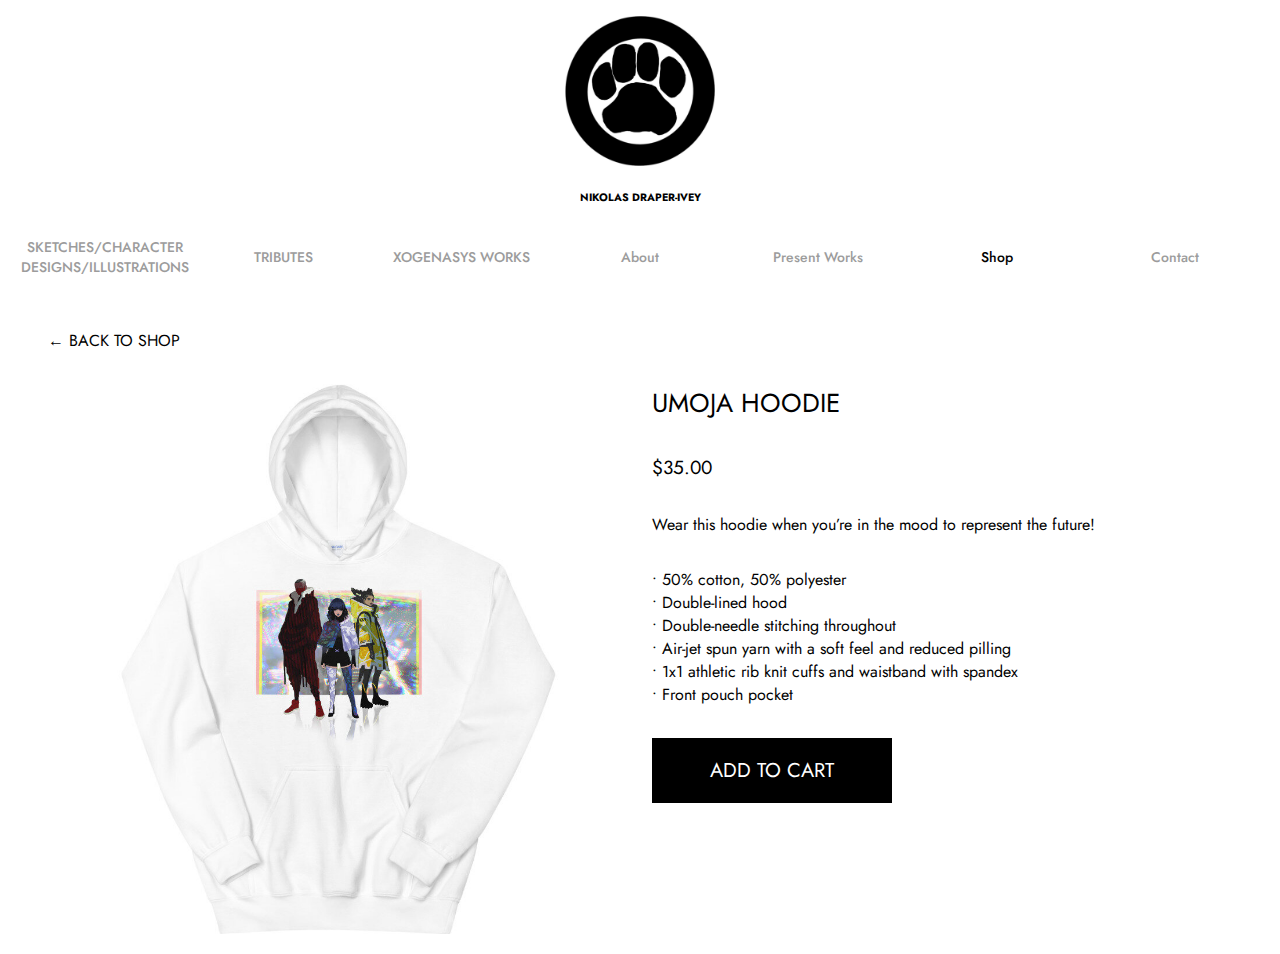
<file: UMOJA-HOODIE-product-detail-page.html>
<!DOCTYPE html>
<html lang="en">
<head>
    <meta charset="UTF-8">
    <meta name="viewport" content="width=device-width, initial-scale=1.0">
    <link rel="stylesheet" href="global-stylings.css">
    <link rel="stylesheet" href="detail-page-general-stylings.css">
    <title>UMOJA HOODIE — Nikolas Draper-Ivey</title>
</head>
<body>
    <div class="ivey-logo-wrapper-mobile">
        <div>
            <a href="index.html">
                <img class="img-stylings logo-stylings" src="ivey-logo.jpeg" alt="">
            </a>
        </div>

        <h6>
            NIKOLAS DRAPER-IVEY
        </h6>
    </div>

    <div data-visible="false" id="nav-menu-mobile" class="nav-menu-mobile">
        <a class="nav-links" href="SketchesCharacterDesignsIllustrations.html">
            SKETCHES/CHARACTER DESIGNS/ILLUSTRATIONS
        </a>

        <a class="nav-links" href="tributes.html">
            TRIBUTES
        </a>

        <a class="nav-links" href="xogenasys-works.html">
            XOGENASYS WORKS
        </a>

        <a class="nav-links" href="about.html">
            About
        </a>

        <a class="nav-links" href="index.html">
            Present Works
        </a>

        <a class="nav-links current-page" href="shop.html">
            Shop
        </a>

        <a class="nav-links" href="contact.html">
            Contact
        </a>
    </div>

    <div class="menu-button-wrapper">
        <button id="menu-button" class="menu-button">
            Menu
        </button>
    </div>

    <div class="nav-menu-desktop">
        <div class="ivey-logo-wrapper-desktop">
            <a href="index.html">
                <img class="img-stylings logo-stylings" src="ivey-logo.jpeg" alt="">
            </a>

            <h6>
                NIKOLAS DRAPER-IVEY
            </h6>
        </div>

        <div class="nav-link-wrapper">
            <a class="nav-links" href="SketchesCharacterDesignsIllustrations.html">
                SKETCHES/CHARACTER DESIGNS/ILLUSTRATIONS
            </a>
    
            <a class="nav-links" href="tributes.html">
                TRIBUTES
            </a>
    
            <a class="nav-links" href="xogenasys-works.html">
                XOGENASYS WORKS
            </a>
    
            <a class="nav-links" href="about.html">
                About
            </a>
    
            <a class="nav-links" href="index.html">
                Present Works
            </a>
    
            <a class="nav-links current-page" href="shop.html">
                Shop
            </a>
    
            <a class="nav-links" href="contact.html">
                Contact
            </a>
        </div>
        

       

    </div>

    <div class="detail-section">
        <a href="shop.html" class="back-button">
            ← BACK TO SHOP
        </a>

        <div class="detail-wrapper">
            <h3 class="detail-name">
                UMOJA HOODIE
            </h3>

            <div class="detail-slider">

                <div class="slides">
                    <img class="img-stylings" src="UMOJA HOODIE.jpg" alt="">
                </div>
               
                <div class="slides">
                    <img class="img-stylings" src="UMOJA HOODIE BLACK1.jpg" alt="">
                </div>
        
                <div class="slides">
                    <img class="img-stylings" src="UMOJA HOODIE BLACK2.jpg" alt="">
                </div>
                
            </div>

          

            <div class="detail-price">
                <p>
                    $35.00
                </p>
            </div>

            <p class="detail-description"> 
                Wear this hoodie when you’re in the mood to represent the future! 
            </p>

            <p class="detail-description">
             
                • 50% cotton, 50% polyester 
                                    <br>
                                    
                • Double-lined hood
                                    <br>
                                
                • Double-needle stitching throughout 
                <br>   
                • Air-jet spun yarn with a soft feel and reduced pilling
                <br>
                • 1x1 athletic rib knit cuffs and waistband with spandex
                <br>            
                • Front pouch pocket
                
                </p>

            <button class="buy-button">
                ADD TO CART
            </button>

        </div>

        <div class="detail-wrapper-desktop">
            <div class="detail-slider">

                <div class="slides">
                    <img class="img-stylings" src="UMOJA HOODIE.jpg" alt="">
                </div>
               
                <div class="slides">
                    <img class="img-stylings" src="UMOJA HOODIE BLACK1.jpg" alt="">
                </div>
        
                <div class="slides">
                    <img class="img-stylings" src="UMOJA HOODIE BLACK2.jpg" alt="">
                </div>
                
            </div>
    
            <div class="detail-info">
                <h3 class="detail-name">
                    UMOJA HOODIE
                </h3>
    
                <div class="detail-price">
                    <p>
                        $35.00
                    </p>
                </div>

                <p class="detail-description"> 
                    Wear this hoodie when you’re in the mood to represent the future! 
                </p>

                <p class="detail-description">
             
                • 50% cotton, 50% polyester 
                                    <br>
                                    
                • Double-lined hood
                                    <br>
                                
                • Double-needle stitching throughout 
                <br>   
                • Air-jet spun yarn with a soft feel and reduced pilling
                <br>
                • 1x1 athletic rib knit cuffs and waistband with spandex
                <br>            
                • Front pouch pocket
                
                </p>
    
                <button class="buy-button">
                    ADD TO CART
                </button>
            </div>
    
    
            
        </div>

    </div>

      
   <script src="function.js"></script>
</body>
</html>
</file>
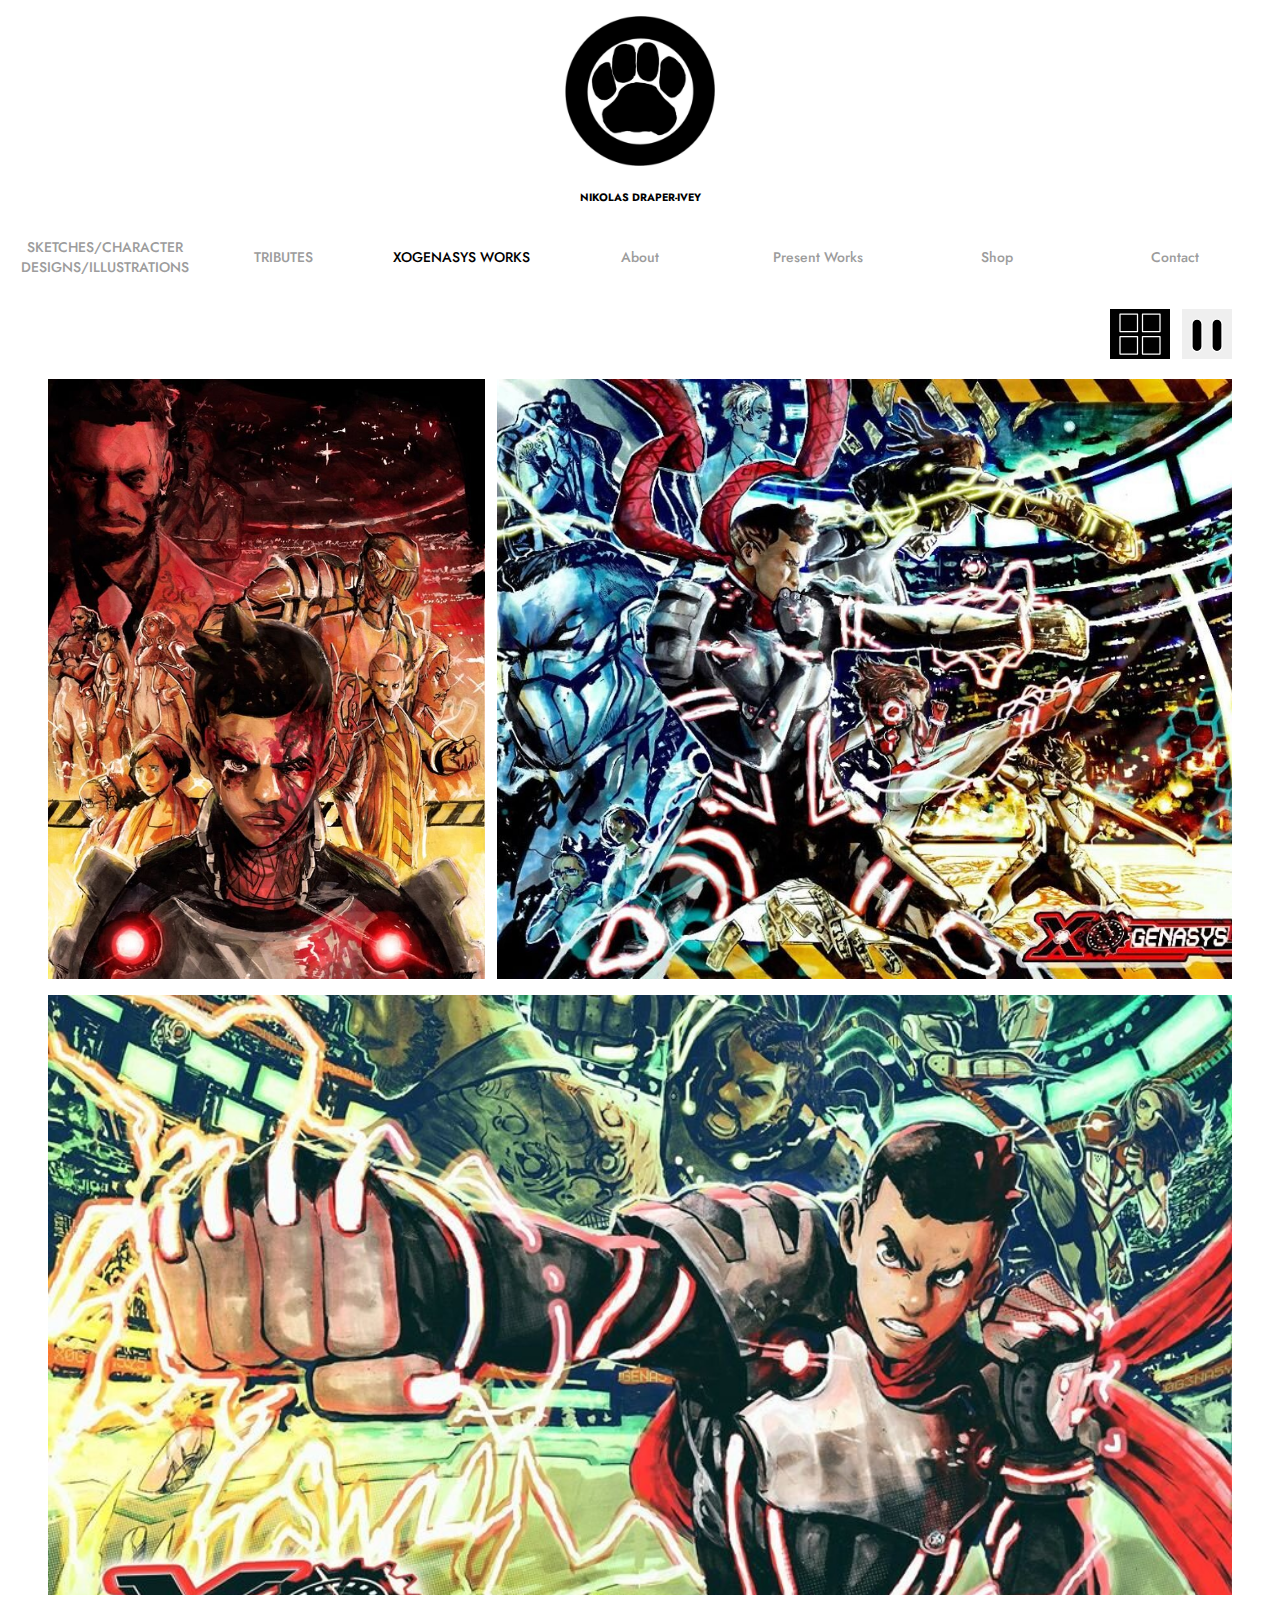
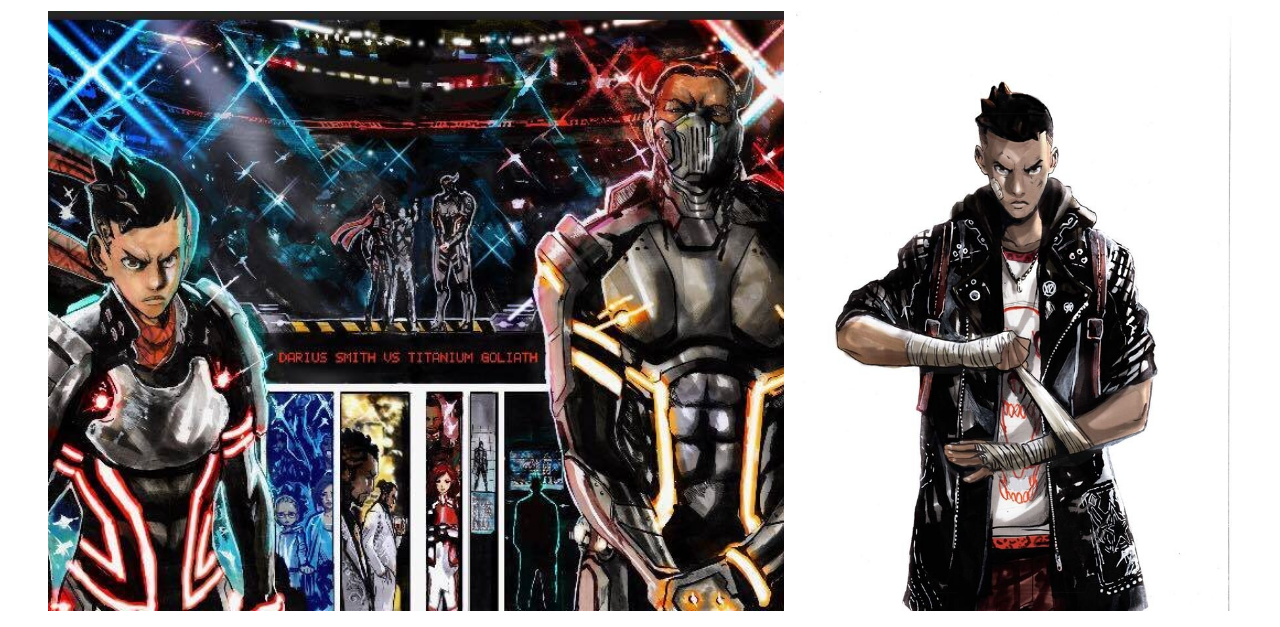
<file: xogenasys-works.html>
<!DOCTYPE html>
<html lang="en">
<head>
    <meta charset="UTF-8">
    <meta name="viewport" content="width=device-width, initial-scale=1.0">
    <link rel="stylesheet" href="global-stylings.css">
    <title>XOGENASYS WORKS</title>
</head>
<body>
    
    <div class="ivey-logo-wrapper-mobile">
        <div>
            <a href="index.html">
                <img class="img-stylings logo-stylings" src="ivey-logo.jpeg" alt="">
            </a>
        </div>

        <h6>
            NIKOLAS DRAPER-IVEY
        </h6>
    </div>

    <div data-visible="false" id="nav-menu-mobile" class="nav-menu-mobile">
        <a class="nav-links" href="SketchesCharacterDesignsIllustrations.html">
            SKETCHES/CHARACTER DESIGNS/ILLUSTRATIONS
        </a>

        <a class="nav-links" href="tributes.html">
            TRIBUTES
        </a>

        <a class="nav-links current-page" href="xogenasys-works.html">
            XOGENASYS WORKS
        </a>

        <a class="nav-links" href="about.html">
            About
        </a>

        <a class="nav-links " href="index.html">
            Present Works
        </a>

        <a class="nav-links" href="shop.html">
            Shop
        </a>

        <a class="nav-links" href="contact.html">
            Contact
        </a>
    </div>

    <div class="menu-button-wrapper">
        <button id="menu-button" class="menu-button">
            Menu
        </button>
    </div>

    <div class="nav-menu-desktop">
        <div class="ivey-logo-wrapper-desktop">
            <a href="index.html">
                <img class="img-stylings logo-stylings" src="ivey-logo.jpeg" alt="">
            </a>

            <h6>
                NIKOLAS DRAPER-IVEY
            </h6>
        </div>

        <div class="nav-link-wrapper">
            <a class="nav-links" href="SketchesCharacterDesignsIllustrations.html">
                SKETCHES/CHARACTER DESIGNS/ILLUSTRATIONS
            </a>
    
            <a class="nav-links" href="tributes.html">
                TRIBUTES
            </a>
    
            <a class="nav-links current-page" href="xogenasys-works.html">
                XOGENASYS WORKS
            </a>
    
            <a class="nav-links" href="about.html">
                About
            </a>
    
            <a class="nav-links " href="index.html">
                Present Works
            </a>
    
            <a class="nav-links" href="shop.html">
                Shop
            </a>
    
            <a class="nav-links" href="contact.html">
                Contact
            </a>
        </div>
        

       

    </div>

    <div class="view-options">
        <div >
            <button class="view-button selected-option" id="grid-button">
                <svg id="grid-icon" class="grid-icon view-icons-active" viewBox="0 0 100 100" width="60" height="50">
                  
                   
                  <path fill="black" d="
                    M 10 10
                    l 35 0
                    l 0 35
                    l -35 0
                    l 0 -35
                    
                    M 10 55
                    l 35 0
                    l 0 35
                    l -35 0
                    l 0 -35

                    M 55 10
                    l 35 0
                    l 0 35
                    l -35 0
                    l 0 -35

                    M 55 55
                    l 35 0
                    l 0 35
                    l -35 0
                    l 0 -35

                    "
                  />
                </svg>
            </button>
        </div>

        <div>
            <button class="view-button accordion-button" id="accordion-button" >
                <svg id="grid-icon" class="grid-icon view-icons-active" viewBox="0 0 100 100" width="50" height="50">
               
                  <path fill="black"
                  d="
                    M 30 20
                    a 10 10 0 0 0 -10 10
                    l 0 45
                    a 10 10 0 0 0 10 10
                    a 10 10 0 0 0 10 -10
                    l 0 -45
                    a 10 10 0 0 0 -10 -10
                    "
                  />

                  <path fill="black"
                  d="
                    M 70 20
                    a 10 10 0 0 0 -10 10
                    l 0 45
                    a 10 10 0 0 0 10 10
                    a 10 10 0 0 0 10 -10
                    l 0 -45
                    a 10 10 0 0 0 -10 -10
                    "
                  />

                 
                </svg>
            </button>
        </div>

        
    
    </div>

    <div id="grid-view" class="gallery">

        <div  class="img-wrapper small-img">
            <img class="img-stylings " src="xo-cover-art.jpg" alt="">
            
            <div class="img-overlay">
    
            </div>
        </div>
    
        
    
        <div class="img-wrapper medium-img">
            <img class="img-stylings" src="xo-cover-art-2.jpg" alt="">
    
            <div class="img-overlay">
    
            </div>
        </div>
    
        <div class="img-wrapper large-img">
            <img class="img-stylings" src="xo-cover-art-3.jpg" alt="">
    
            <div class="img-overlay">
    
            </div>
        </div>
    
        <div class="img-wrapper medium-img">
            <img class="img-stylings" src="Versus.jpg" alt="">
    
            <div class="img-overlay">
    
            </div>
        </div>
    
        <div class="img-wrapper small-img">
            <img class="img-stylings" src="wrap.jpg" alt="">
    
            <div class="img-overlay">
    
            </div>
        </div>
    
      
    
    </div>

    <div id="accordion-view" class="accordion-gallery accordion-gallery-hidden">

        <div class="accordion-wrapper ac-1">
            <img class="img-stylings accordion-img" src="xo-cover-art.jpg" alt="">
        </div>
    
        <div class="accordion-wrapper ac-2">
            <img class="img-stylings accordion-img" src="xo-cover-art-2.jpg" alt="">
        </div>
    
        <div class="accordion-wrapper ac-3">
            <img class="img-stylings accordion-img" src="xo-cover-art-3.jpg" alt="">
        </div>
    
        <div class="accordion-wrapper ac-4">
            <img class="img-stylings accordion-img" src="Versus.jpg" alt="">
        </div>
    
        <div class="accordion-wrapper ac-5">
            <img class=" img-positioning img-stylings accordion-img" src="wrap.jpg" alt="">
        </div>
    
       
    
    
    
    
    </div>

    <script src="function.js"></script>
</body>
</html>
</file>
<file: global-stylings.css>
html, body{
    padding: 0;
    margin: 0;
    height: 100%;
    
}

h1, h2, h3, h4, h5, h6{
    margin: 0;
}

p{
    margin: 0;

}

a{
    text-decoration: none;
    color: #000;
}

button{
    padding: 0;
}

@font-face {
    font-family: jost;
    src: url(Jost/Jost-VariableFont_wght.ttf);
}

.view-options{
    display: none;
   
}

.view-button{
    cursor: pointer;
    border: none;
    margin: 0rem 0rem 0rem 0.75rem;
    transition: 500ms ease;
    height: 50px;
}

.grid-icon{
    stroke:#000;
    stroke-width: 1px;
    fill: none;
    stroke-linejoin: round;
    stroke-linecap: round;
    transition: 500ms ease;
}

.view-icons-active{
    stroke-width: 2.5px;
    transition: 500ms ease;
}

.selected-option{
    transition: 500ms ease;
    background-color: aqua;
}

.accordion-gallery{
    display: none;
}

.img-stylings{
    width: 100%;
    height: 100%;
    display: block;
    object-fit: cover;
}

.ivey-logo-wrapper-mobile{
    text-align: center;
    display: grid;
    grid-gap: 1.25rem;
    font-family: jost;
    color: #9c9c9c;
    margin: 1rem 0rem;
}

.logo-stylings{
    width: 150px;
    margin: auto;
   
}





.menu-button{
    font-size: 15px;
    cursor: pointer;
    width: 100%;
    border: none;
    background-color: transparent;
    font-family: jost;
    
}

.nav-menu-desktop{
    display: none;
}

.nav-menu-mobile{
    font-family: jost;
    display: grid;
    grid-template-columns: repeat(1, 1fr);
    justify-items: center;
    background-color: #f0f0f0;
    row-gap: 1rem;
    max-height: 0;
    overflow: hidden;
    transition: 1000ms ease;
}

.nav-menu-mobile[data-visible="true"] {
   max-height: 275px;
   transition: 1000ms ease;
   padding: 1rem;
}



.nav-links{
    color: #9c9c9c;
    transition: 500ms ease;
    text-align: center;
}



.nav-links:hover{
    color: #000;
    transition: 500ms ease;
}

.current-page{
    color: #000;
}

.gallery{
  
    display: grid;
    grid-template-columns: repeat(1, 1fr);
    padding: 1rem 1rem 1rem 1rem;
    row-gap: 1rem;
}

.modal-slider-wrapper{
    display: none;
}


.about-section{
    display: grid;
    grid-template-columns: repeat(1, 1fr);
    row-gap: 2rem;
    padding: 1.25rem;
    font-family: jost;
}


.about-text{
    line-height: 1.5;
    letter-spacing: 1.15px;
   
}


.contact-section{
    display: grid;
    padding: 3rem 1rem;
    font-family: 'jost';

}


.slider{
    padding: 1rem;
}

.slider-img-stylings{
    height: 325px;
    display: none;
}

img.displaySlide{
    display: block;
}


.button-container{
    text-align: center;
}


.carousel-btns-stylings{
    background-color: transparent;
    border: none;
}



@media(min-width:768px){
    .gallery{
        grid-template-columns: repeat(2, 1fr);
        column-gap: 1rem;
    }
}



@media(min-width:1024px){

    .nav-menu-desktop{
        display: grid;
        grid-template-columns: repeat(1, 1fr);
        padding: 1rem 0rem;
        font-family: jost;
    }

    .nav-link-wrapper{
        display: grid;
        grid-template-columns: repeat(7, 1fr);
        padding: 1rem 1rem;
        align-items: center;
        justify-items: center;
        text-align: center;
    }

    .ivey-logo-wrapper-desktop{
        display: grid;
        grid-template-columns: repeat(1, 1fr);
        justify-items: center;
        row-gap: 1.5rem;
        margin-bottom: 1rem;
    }

    .nav-links{
        font-weight: 500;
        font-size: 14px;
        
    }

    .nav-menu-mobile{
        display: none;
    }

    .menu-button-wrapper{
        display: none;
    }

    .ivey-logo-wrapper-mobile{
        display: none;
    }


    .accordion-button{
        display: block;
    }


    .gallery{
        grid-template-columns: repeat(8, 1fr);
        column-gap: .75rem;
        padding: 1rem 3rem 1rem 3rem;
        animation: grid-view 950ms ease;
    }

    @keyframes grid-view {
        0%{
            opacity: 0;
        }

        100%{
            opacity: 1;
        }
    }

    .img-positioning{
        object-position: top;
    }

    .img-stylings{
        max-height: 600px;
    }



    .img-height{
        max-height: 600px;
    }

    .xs-img{
        grid-column: span 2;
    }

    .small-img{
        grid-column: span 3;
    
    }

    .half-img{
        grid-column: span 4;
    
    }

    .medium-img{
       
        grid-column: span 5;
    }

    .large-img{
     
        grid-column: span 8;
    }

    .view-options{
        display: flex;
        justify-content: right;
        margin: 0rem 3rem 0rem 0rem;
    }

    .view-button{
        cursor: pointer;
        border: none;
        
        
        transition: 500ms ease;
    }

    .grid-icon{
        stroke:#fff;
        stroke-width: 1px;
        fill: none;
        stroke-linejoin: round;
        stroke-linecap: round;
        transition: 500ms ease;
    }

    .view-icons-active{
        stroke-width: 2.5px;
        transition: 500ms ease;
    }

    .selected-option{
        transition: 500ms ease;
        background-color: #000;
    }


    .accordion-gallery{
        
        display: flex;
        padding: 2rem 1rem 3rem 1rem;
        flex-direction: row;
       justify-content: center;
    }

    .accordion-img{
        height: 550px;
        /* border-radius: 4rem 4rem;  */
        
    }

    .accordion-wrapper{
        width: 125px;
        margin: 0rem 0.5rem;
      
        transition: 500ms ease;
    }

    
    .accordion-wrapper:hover{
        width: 650px;
        transition: 750ms ease;
    }
    
    .ac-1{
        animation: ac-1 750ms ease;
    }

    @keyframes ac-1{
        0%{
            opacity: 0;
            transform: translateY(250px);
        }


        100%{
            opacity: 1;
            transform: translateY(0px);
        }
    }

    .ac-2{
        animation: ac-1 850ms ease;
     
    }

    .ac-3{
        animation: ac-1 950ms ease;
    
    }

    .ac-4{
        animation: ac-1 1050ms ease;
   
    }

    .ac-5{
        animation: ac-1 1150ms ease;
     
    }

    .ac-6{
        animation: ac-1 1250ms ease;
      
    }

    .ac-7{
        animation: ac-1 1350ms ease;
      
    }

    .ac-8{
        animation: ac-1 1450ms ease;
      
    }
   
    .accordion-gallery-hidden{
        display: none;
        padding: 0;
        overflow: hidden;
    }

    .grid-gallery-hidden{
        display: none;
        padding: 0;
        overflow: hidden;
    }
    

    .modal-slider-wrapper{
        display: grid;
        position: absolute;
        width: 100%;
        top: 0;
        height: 100%;
        background-color: #f0f0f0;
    }

    .img-slider{
        display: flex;
        overflow: auto;
        flex-wrap: nowrap;
        margin: 0rem 8rem;
    
        scroll-snap-type: x mandatory;
    }

    .img-slider::-webkit-scrollbar{
        display: none;
    }

    .scroll-item{
        flex: 0 0 auto;
        width: 100%;
        scroll-snap-align: start;
    }

    .hidden{
        display: none;
    }

    .exit-button-modal{
        border: none;

    }

    .burger-button{
        stroke: #000;
        stroke-width: 2.5px;
        transition: 500ms ease;
    }

    .modal-img{

        max-height: 600px;
        
      
        animation: modal-img 300ms ease-in;
    }

    @keyframes modal-img {
        0%{
            opacity: 0;
        }

        100%{
            opacity: 1;
        }
    }


    .modal-buttons{
        border: none;
        background-color: transparent;
        cursor: pointer;
        font-size: 14px;
    }

    .button-wrapper{
        text-align: center;
    }

    .about-img-wrapper{
        padding: 0rem 4rem;
    }

    .about-text{
        padding: 0rem 4rem;
    }
}



@media(min-width:1440px){
    .nav-menu-desktop{
        display: grid;
        grid-template-columns: repeat(4, 1fr);
    }

    .nav-link-wrapper{
        grid-column: span 3;
        display: grid;
        grid-template-columns: repeat(7, 1fr);
    }

    .ivey-logo-wrapper-desktop{
        grid-column: span 1;
        display: grid;
        grid-template-columns: repeat(1, 1fr);
    }


    .gallery{
        grid-template-columns: repeat(8, 1fr);
       
    }

    .height-img{
        max-height: 650px;
    }
}
</file>
<file: detail-page-general-stylings.css>
.detail-section{
    padding: 3.25rem 1.25rem 3.5rem 1.25rem;
    font-family: jost;
}

.back-button{
    display: block;
    background-color: transparent;
    border: none;
    margin-bottom: 2rem;
}

.detail-wrapper{
    display: grid;
    row-gap: 1rem;
}
.detail-slider{
    max-height: 375px;
    transition: 500ms ease;
    display: flex;
    overflow: auto;
    flex-wrap: nowrap; 
    scroll-snap-type: x mandatory;

}

.detail-slider::-webkit-scrollbar{
    display: none;
}

.slides{
    flex: 0 0 auto;
    width: 100%;
    scroll-snap-align: start;
}








.detail-name{
    font-size: 26px;
    font-weight: 400;
}

.buy-button{
    font-family: jost;
    width: fit-content;
    padding: 1rem 3.5rem;
    background-color: #000;
    color: #fff;
    font-size: 16px;
    border: 2px solid #000;
    cursor: pointer;
    transition: 750ms ease;
}

.buy-button:hover{
    background-color: #fff;
    color: #000;
    transition: 750ms ease;
}

.detail-price{
    font-size: 19px;
}

.detail-description{
    
    margin-bottom: 2rem;
}

.detail-wrapper-desktop{
    display: none;
}


.img-size{
    aspect-ratio: 1/1;
}

.carousel-item{
    display: none;
}

.active-carousel-item{
    display: block;
    animation: active-item 1250ms ease;
}

@keyframes active-item {
    0%{
        opacity: .75;
    }

    100%{
        opacity: 1;
    }
}

.carousel-btn-container{
    padding: 1rem 0rem;
    width: 100%;
    
}



.carousel-btn{
    cursor: pointer;
    width: 25px;
    height: 25px;  
    margin-right: .45rem;
    display: inline-block;
    /* border-radius: 50%; */ 
    background-color: #fff;
    border: solid 1px #000;
    transition: 750ms ease;
}



.active-carousel-btn{
    background-color: #000;
    transition: 750ms ease;
}


@media(min-width:480px){
    .detail-slider{
        max-height: 475px;
    }

 
}

@media(min-width:768px){

    .detail-slider{
        max-height: 375px;
    }

    .detail-wrapper{
        display: none;
    }

    .detail-wrapper-desktop{
        display: grid;
        grid-template-columns: repeat(2, 1fr);
        column-gap: 1.5rem;
    }

    .detail-img{
        max-height: 400px;
    }

    .detail-name{
        margin-bottom: 2rem;
    }

    .detail-price{
        margin-bottom: 2rem;
    }

    .carousel-btn{
        width: 30px;
        height: 30px;   
    }
    
}

@media(min-width:1024px){

    .detail-slider{
        max-height: 550px;
           
    }

    .detail-img{
        max-height: 475px;
    }

    .detail-section{
      
      padding: 1.25rem 3rem;
        
    }

    .buy-button{
        font-size: 20px;
    }

    .carousel-btn{
        width: 35px;
        height: 35px;   
    }

    
}
</file>
<file: shop-stylings.css>
.shop-link-stylings{
    color: #000;
}

.shop-link-stylings:hover{
    color: #fff;
}

.product-section{
    padding: 1.25rem 1.25rem;
    display: grid;
    row-gap: 1.5rem;
    column-gap: 1.5rem;
    grid-template-columns: repeat(1, 1fr);
    font-family: jost;
}


.product-card{
    border: 2px solid #000;
    background-color: #fff;
    color: #000;
    transition: 750ms ease;
}

.product-card:hover{
    border: 2px solid #000;
    background-color: #000;
    color: #fff;
    transition: 750ms ease;
}



.product-img{
    height: 300px;
}

.product-info{
    text-align: center;
    font-weight: bold;
    border-top: 2px solid #000;
  
}



.product-name{
    padding: 1rem 0rem .5rem 0rem;
    font-size: 20px;
    font-weight: 400;
}

.product-price{
    font-size: 16px;
    font-weight: 400;
}

.product-background{
    background-color: #eee;
}





@media(min-width:768px){
   .product-section{
        grid-template-columns: repeat(3, 1fr);
        
        column-gap: 2rem;
   }

   .product-img{
    height: 200px;
   }


}



@media(min-width:1024px){
    .product-section{
        padding: 1.25rem 3rem;
    }

    .product-img{
        height: 300px;
    }
}

@media(min-width:1024px){
    .product-img{
        height: 400px;
    }
}
</file>
